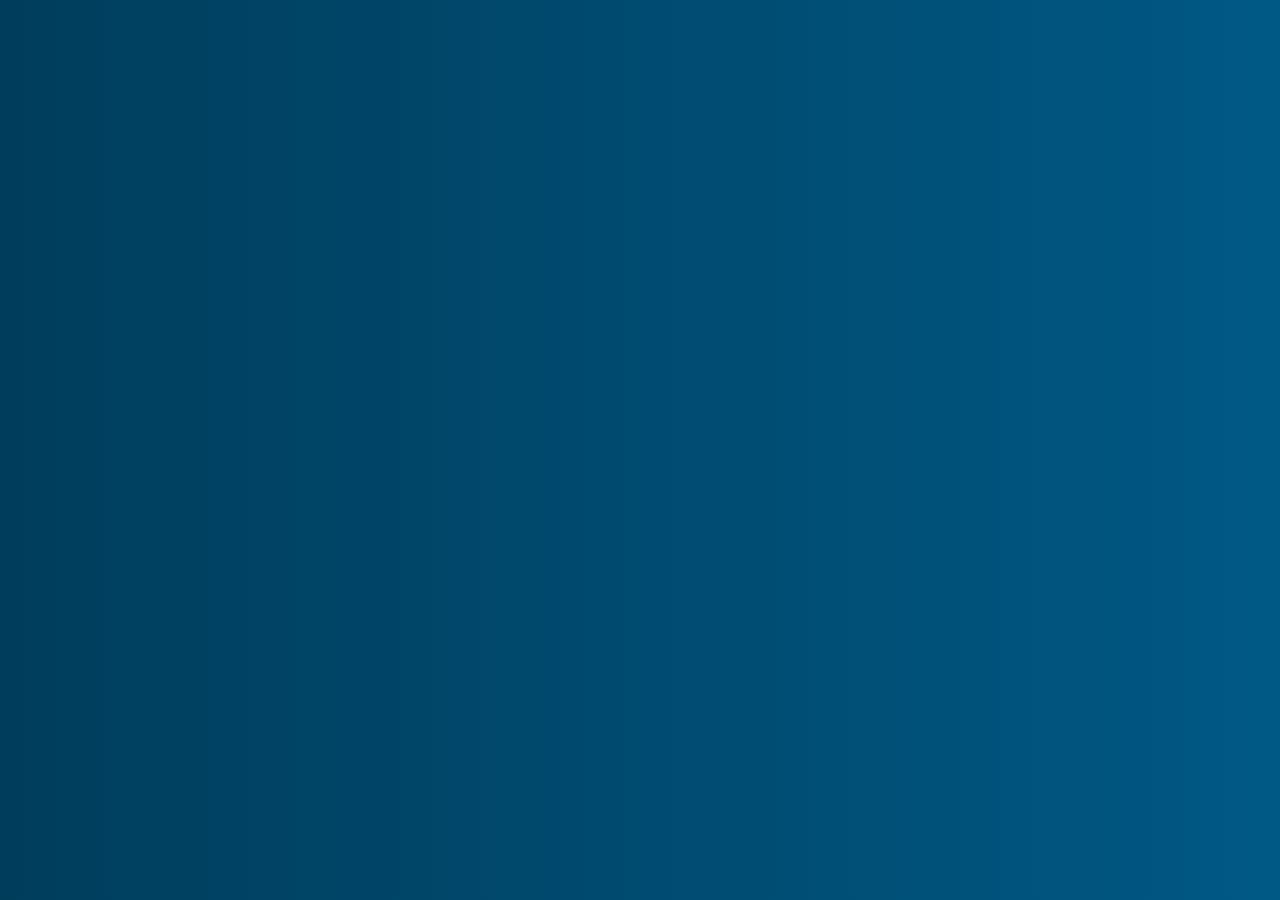
<file: index.html>
<!DOCTYPE html>
<html lang="en">
<head>
    <meta charset="UTF-8">
    <meta http-equiv="X-UA-Compatible" content="IE=edge">
    <meta name="viewport" content="width=device-width, initial-scale=1.0">
    <title>Document</title>

    <!-- Main Stylesheet -->
    <link rel="stylesheet" href="public/stylesheets/main.css">
</head>
<body>
    <header>
        
    </header>
</body>
</html>
</file>
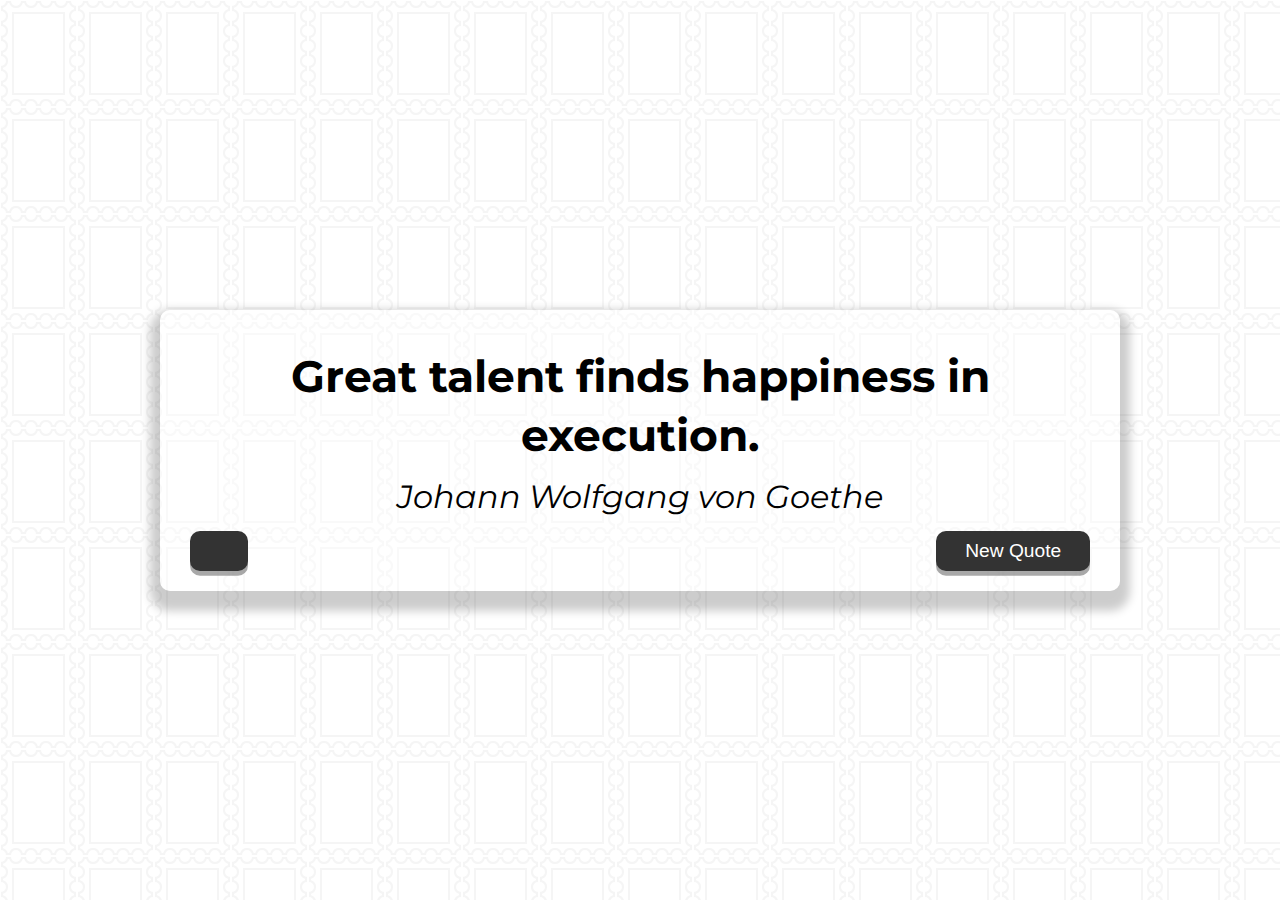
<file: 01_quote-generator/index.html>
<!DOCTYPE html>
<html lang="en">

<head>
    <meta charset="UTF-8">
    <meta http-equiv="X-UA-Compatible" content="IE=edge">
    <meta name="viewport" content="width=device-width, initial-scale=1.0">
    <title>Quote Generator</title>
    <link rel="icon" type="image/png" href="https://cdn-icons-png.flaticon.com/512/59/59149.png">
    <link rel="stylesheet" href="https://cdnjs.cloudflare.com/ajax/libs/font-awesome/5.15.3/css/all.min.css"
        integrity="sha512-iBBXm8fW90+nuLcSKlbmrPcLa0OT92xO1BIsZ+ywDWZCvqsWgccV3gFoRBv0z+8dLJgyAHIhR35VZc2oM/gI1w=="
        crossorigin="anonymous" referrerpolicy="no-referrer" />
    <link rel="stylesheet" href="style.css">
</head>

<body>
    <div class="quote-container" id="quote-container">
        <!-- Quote -->
        <div class="quote-text">
            <i class="fas fa-quote-left"></i>
            <span id="quote"></span>
        </div>

        <!-- Author -->
        <div class="quote-author">
            <span id="author"></span>
        </div>

        <!-- Buttons -->
        <div class="button-container">
            <button class="twitter-button" id="twitter" title="Tweet This!">
                <i class="fab fa-twitter"></i>
            </button>
            <button id="new-quote">New Quote</button>
        </div>
    </div>
    <!-- Load Spinner -->
    <div class="load-spinner" id="load-spinner"></div>
    <!-- Script -->
    <script src="quotes.js"></script>
    <script src="script.js"></script>
</body>

</html>
</file>
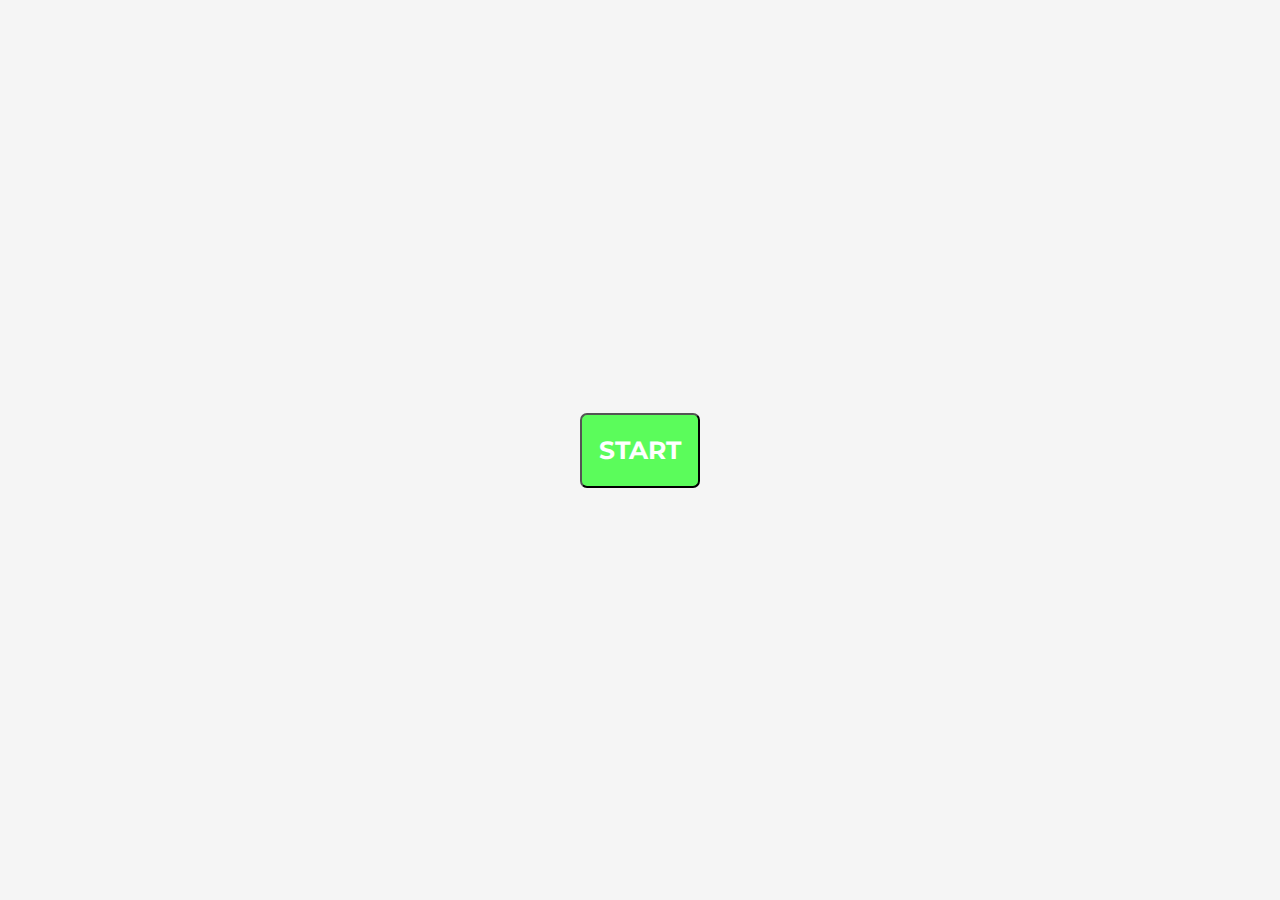
<file: 03_picture-in-picture/index.html>
<!DOCTYPE html>
<html lang="en">

<head>
    <meta charset="UTF-8">
    <meta http-equiv="X-UA-Compatible" content="IE=edge">
    <meta name="viewport" content="width=device-width, initial-scale=1.0">
    <title>Picture in Picture</title>
    <link rel="icon" type="image/png" href="https://cdn-icons-png.flaticon.com/512/3765/3765191.png">
    <link rel="stylesheet" href="style.css">
</head>

<body>
    <!-- Video -->
    <video src="" id="video" controls height="360" width="640" hidden></video>
    <!-- Start Button -->
    <button id="startBtn">START</button>
    <!-- Script -->
    <script src="script.js"></script>
</body>

</html>
</file>
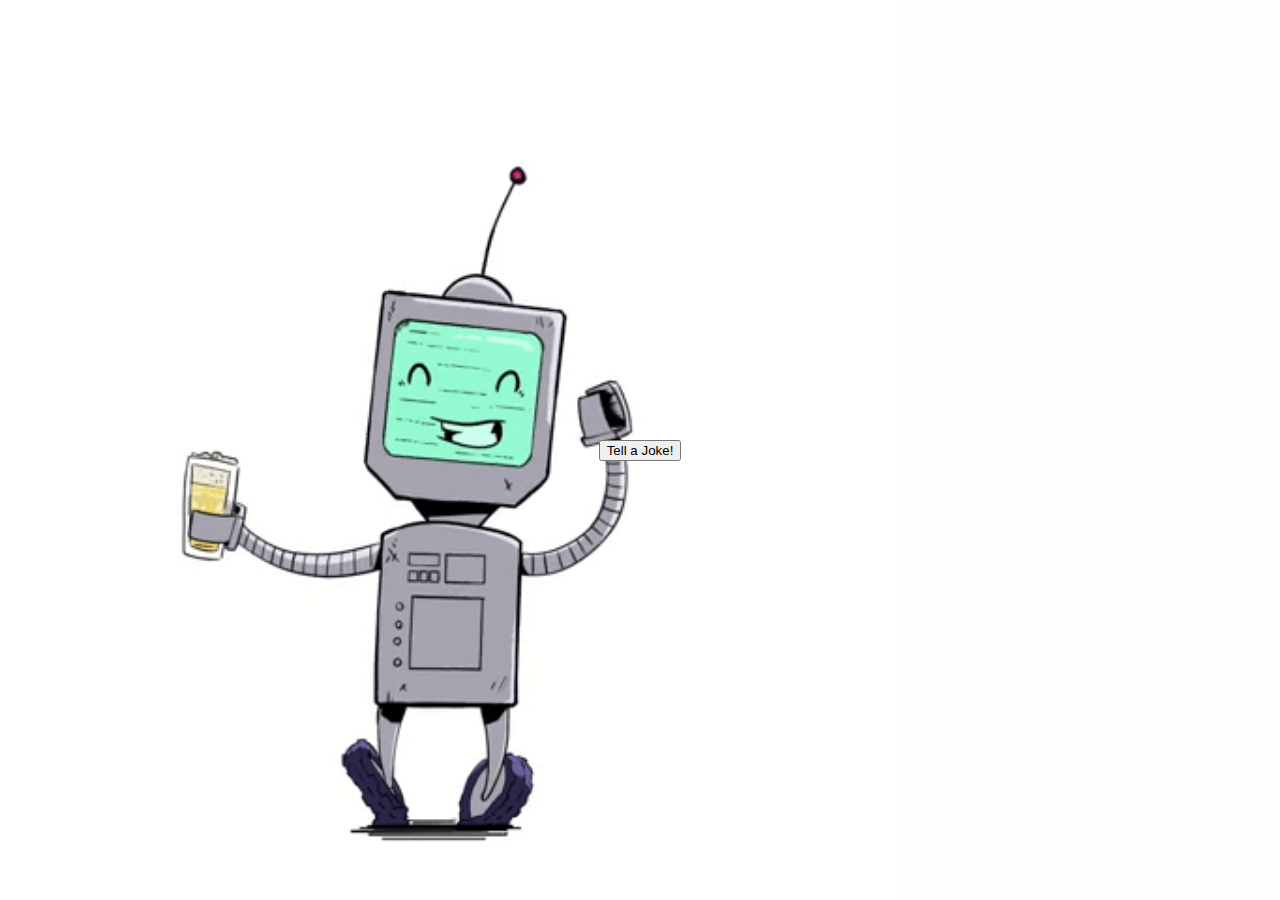
<file: 04_tts-joking-robot/index.html>
<!DOCTYPE html>
<html lang="en">

<head>
    <meta charset="UTF-8">
    <meta http-equiv="X-UA-Compatible" content="IE=edge">
    <meta name="viewport" content="width=device-width, initial-scale=1.0">
    <title>Tell a Joke</title>
    <link rel="icon" type="image/png" href="https://cdn-icons-png.flaticon.com/512/2432/2432846.png">
    <link rel="stylesheet" href="style.css">
</head>

<body>
    <div class="container">
        <button id="tellJokeButton">Tell a Joke!</button>
        <audio id="robotAudio" controls hidden></audio>
    </div>

    <!-- Script -->
    <script src="script.js"></script>
</body>

</html>
</file>
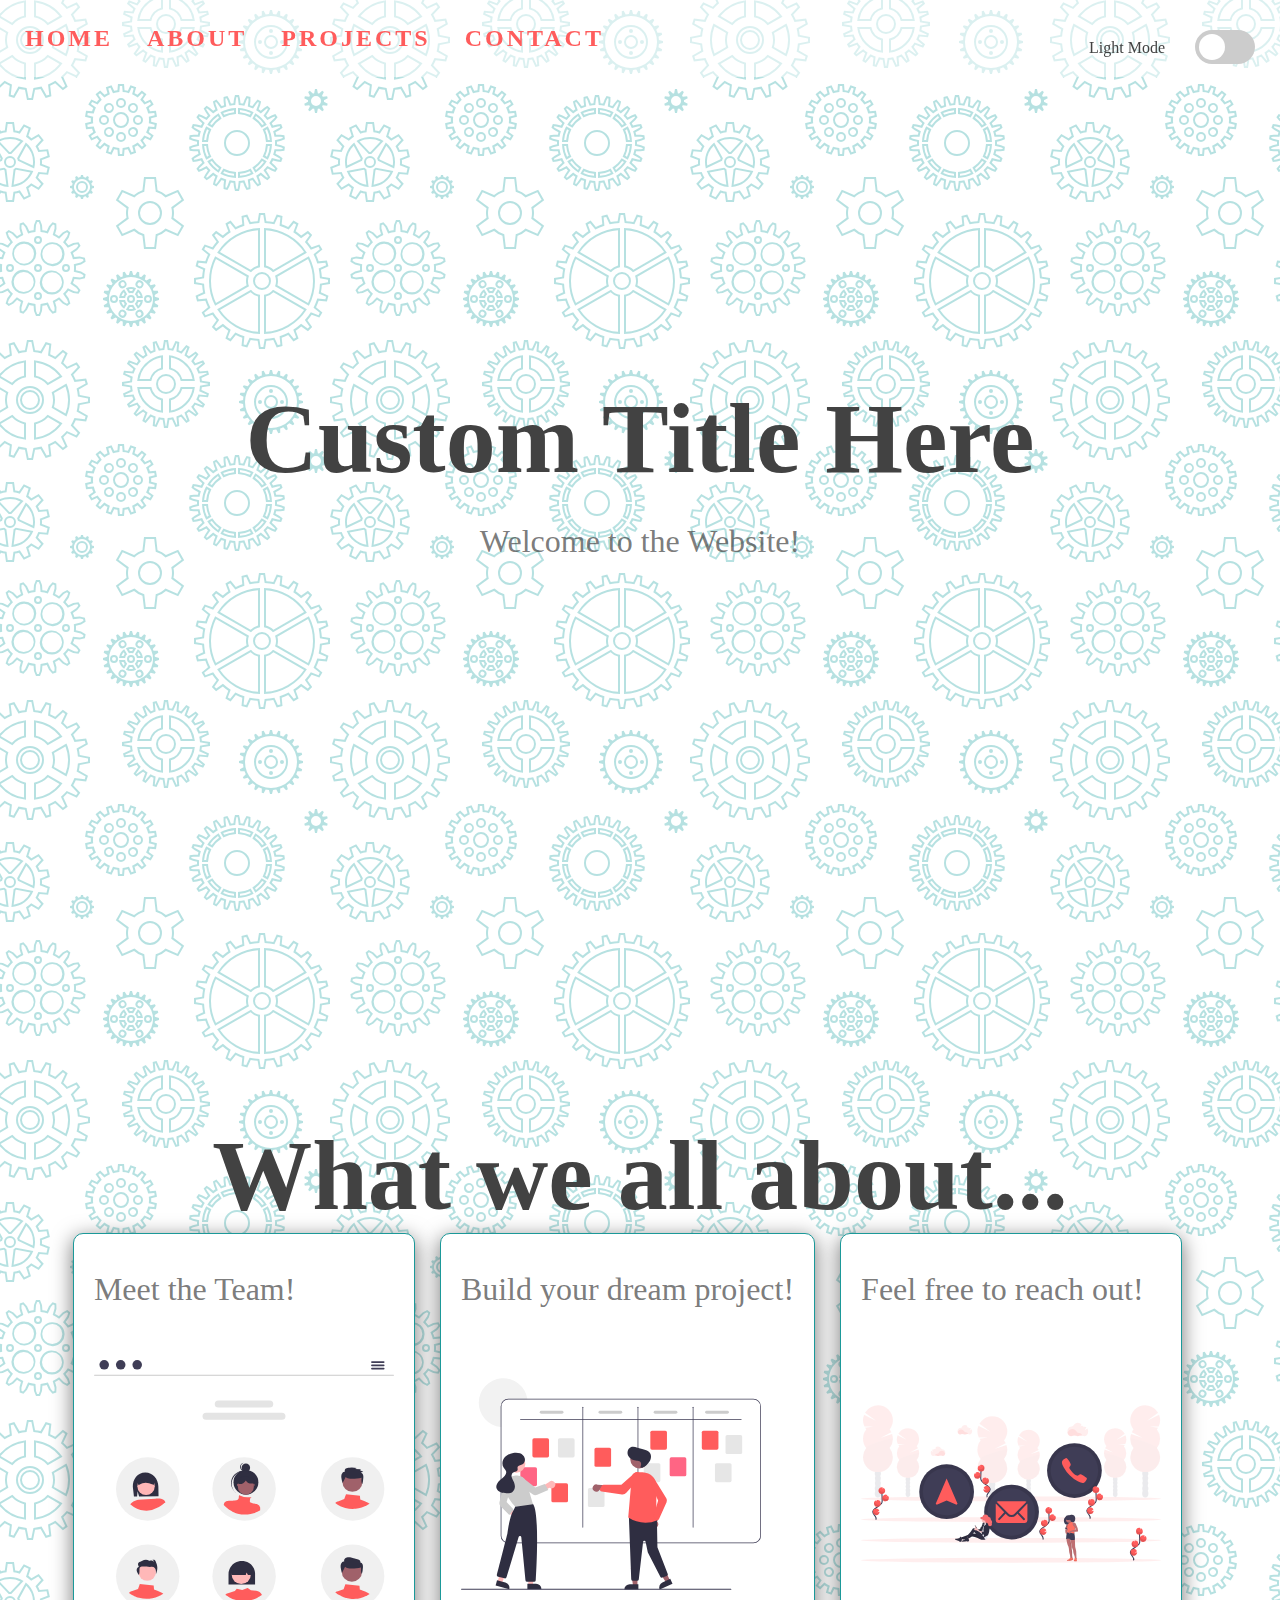
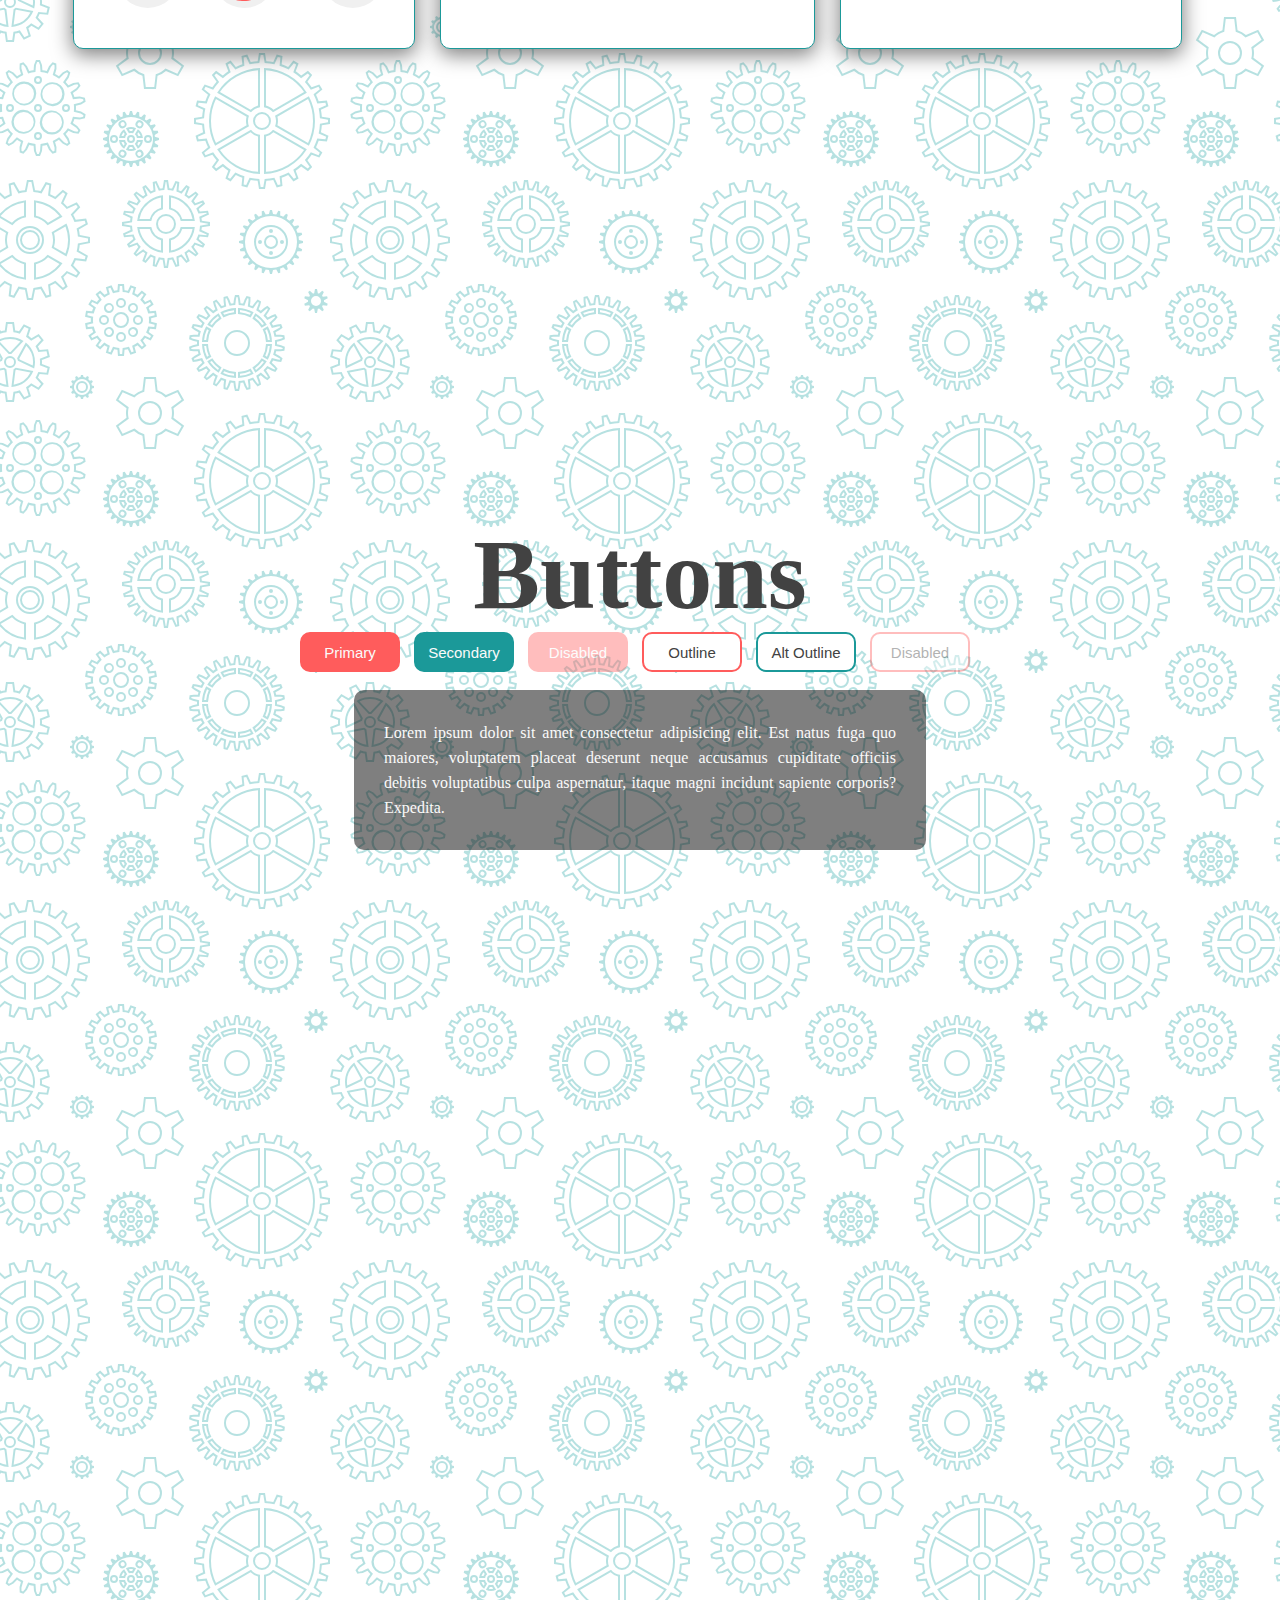
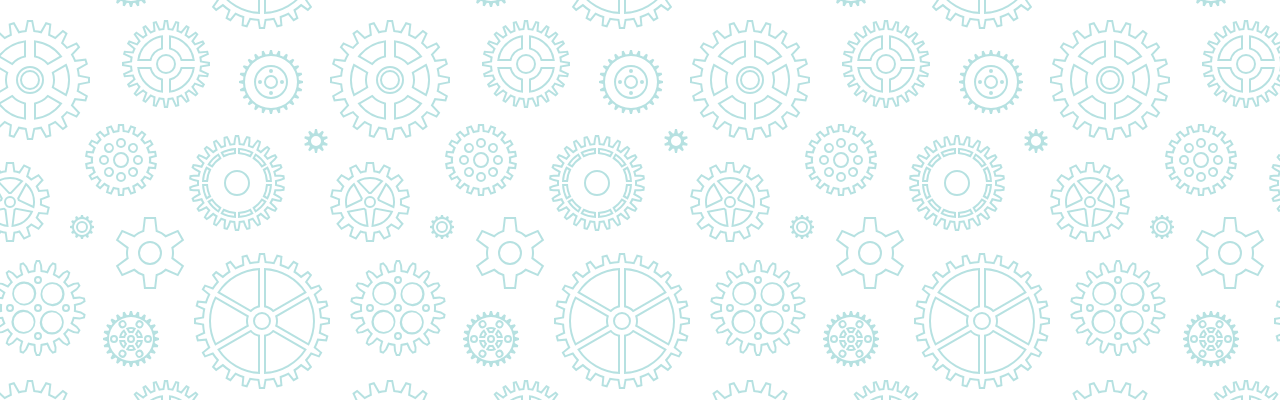
<file: 05_theme-toggler/index.html>
<!DOCTYPE html>
<html lang="en">

<head>
    <meta charset="UTF-8">
    <meta http-equiv="X-UA-Compatible" content="IE=edge">
    <meta name="viewport" content="width=device-width, initial-scale=1.0">
    <title>Theme Toggler</title>
    <link rel="icon" type="image/png" href="https://image.flaticon.com/icons/png/512/5511/5511048.png">
    <link rel="stylesheet" href="https://cdnjs.cloudflare.com/ajax/libs/font-awesome/5.15.3/css/all.min.css"
        integrity="sha512-iBBXm8fW90+nuLcSKlbmrPcLa0OT92xO1BIsZ+ywDWZCvqsWgccV3gFoRBv0z+8dLJgyAHIhR35VZc2oM/gI1w=="
        crossorigin="anonymous" referrerpolicy="no-referrer" />
    <link rel="stylesheet" href="style.css">
</head>

<body>
    <!-- Theme Toggler -->
    <div class="theme-switch-wrapper">
        <span id="toggle-icon">
            <span class="toggle-text">Light Mode</span>
            <i class="fas fa-sun"></i>
        </span>
        <label class="theme-switch">
            <input type="checkbox">
            <div class="slider round"></div>
        </label>
    </div>
    <!-- Navigation -->
    <nav id="nav">
        <a href="#home">HOME</a>
        <a href="#about">ABOUT</a>
        <a href="#projects">PROJECTS</a>
        <a href="#contact">CONTACT</a>
    </nav>
    <!-- Home Section -->
    <section id=home>
        <div class="title-group">
            <h1>Custom Title Here</h1>
            <h2>Welcome to the Website!</h2>
        </div>
    </section>
    <!-- About Section -->
    <section id="about">
        <h1>What we all about...</h1>
        <div class="about-container">
            <div class="image-container">
                <h2>Meet the Team!</h2>
                <img src="img/about-light.svg" alt="About" id="about-image">
            </div>
            <div class="image-container">
                <h2>Build your dream project!</h2>
                <img src="img/projects-light.svg" alt="Projects" id="projects-image">
            </div>
            <div class="image-container">
                <h2>Feel free to reach out!</h2>
                <img src="img/contact-light.svg" alt="Contact" id="contact-image">
            </div>
        </div>
    </section>
    <!-- Projects Section -->
    <section id="projects">
        <h1>Buttons</h1>
        <div class="button">
            <button class="primary">Primary</button>
            <button class="secondary">Secondary</button>
            <button class="primary" disabled>Disabled</button>
            <button class="outline">Outline</button>
            <button class="secondary outline">Alt Outline</button>
            <button class="outline" disabled>Disabled</button>
        </div><br>
        <div class="text-box" id="text-box">
            <p>Lorem ipsum dolor sit amet consectetur adipisicing elit. Est natus fuga quo maiores, voluptatem placeat deserunt
                neque accusamus cupiditate officiis debitis voluptatibus culpa aspernatur, itaque magni incidunt sapiente corporis?
                Expedita.</p>
        </div>
    </section>
    <!-- Contact Section -->
    <section id="contact">
        <div class="social-icons">
            <i class="fab fa-github"></i>
            <i class="fab fa-facebook"></i>
            <i class="fab fa-linkedin-in"></i>
            <i class="fab fa-instagram"></i>
            <i class="fab fa-medium"></i>
        </div>
    </section>
    <!-- Script -->
    <script src="script.js"></script>
</body>

</html>
</file>
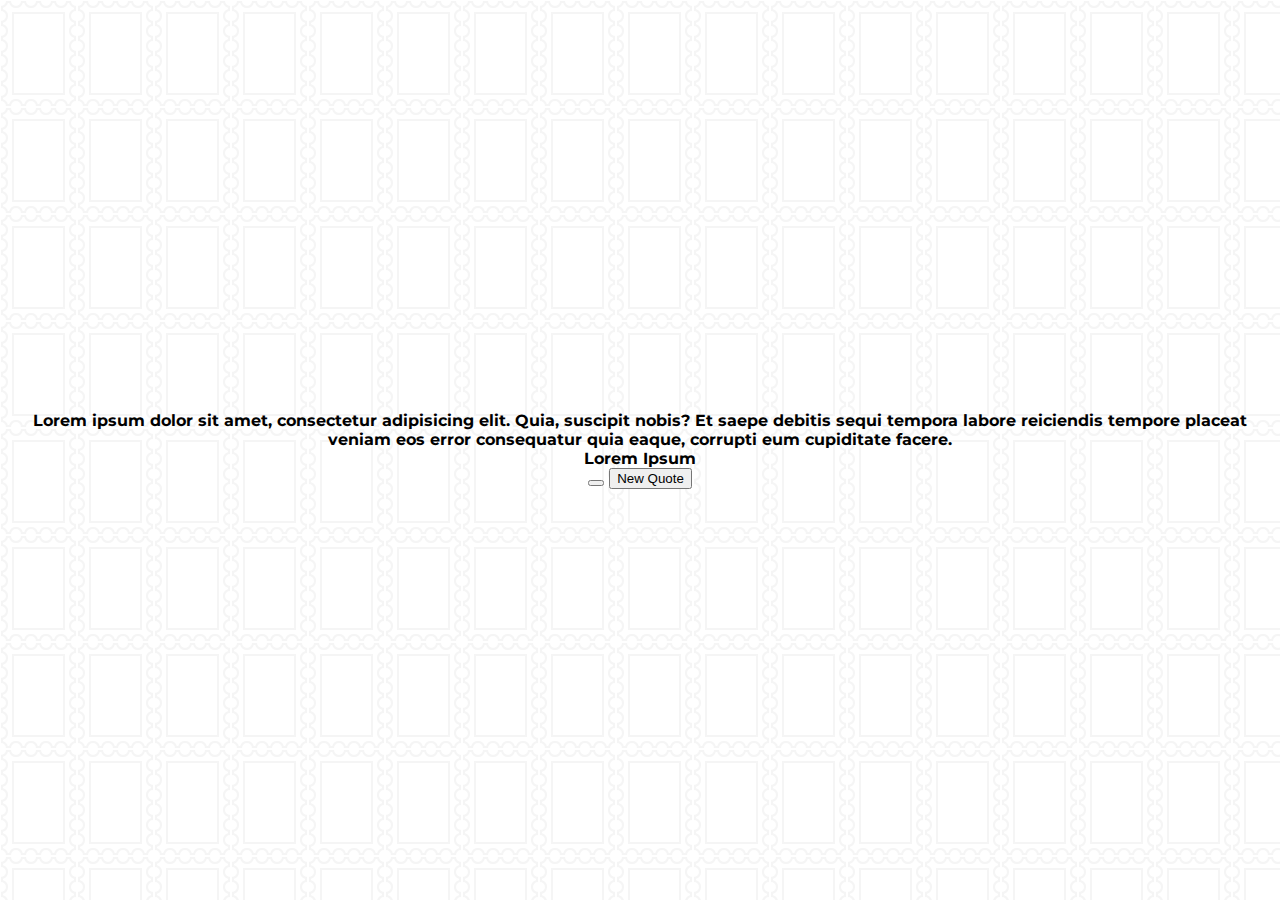
<file: quote-generator/index.html>
<!DOCTYPE html>
<html lang="en">

<head>
    <meta charset="UTF-8">
    <meta http-equiv="X-UA-Compatible" content="IE=edge">
    <meta name="viewport" content="width=device-width, initial-scale=1.0">
    <title>Quote Generator</title>
    <link rel="icon" type="image/png" href="https://www.google.com/s2/favicons?domain=jacinto.design">
    <link rel="stylesheet" href="https://cdnjs.cloudflare.com/ajax/libs/font-awesome/5.15.3/css/all.min.css"
        integrity="sha512-iBBXm8fW90+nuLcSKlbmrPcLa0OT92xO1BIsZ+ywDWZCvqsWgccV3gFoRBv0z+8dLJgyAHIhR35VZc2oM/gI1w=="
        crossorigin="anonymous" referrerpolicy="no-referrer" />
    <link rel="stylesheet" href="style.css">
</head>

<body>
    <div class="quote-container" id="quote-container">
        <!-- Quote -->
        <div class="quote-text">
            <i class="fas fa-quote-left"></i>
            <span id="quote">Lorem ipsum dolor sit amet, consectetur adipisicing elit. Quia, suscipit nobis? Et saepe
                debitis sequi tempora labore reiciendis tempore placeat veniam eos error consequatur quia eaque,
                corrupti eum cupiditate facere.</span>
        </div>

        <!-- Author -->
        <div class="quote-author">
            <span id="author">Lorem Ipsum</span>
        </div>

        <!-- Buttons -->
        <div class="button-container">
            <button class="twitter-button" id="twitter" title="Tweet This!">
                <i class="fab fa-twitter"></i>
            </button>
            <button id="new-quote">New Quote</button>
        </div>
    </div>
    <!-- Script -->
    <script src="quotes.js"></script>
    <script src="script.js"></script>
</body>

</html>
</file>
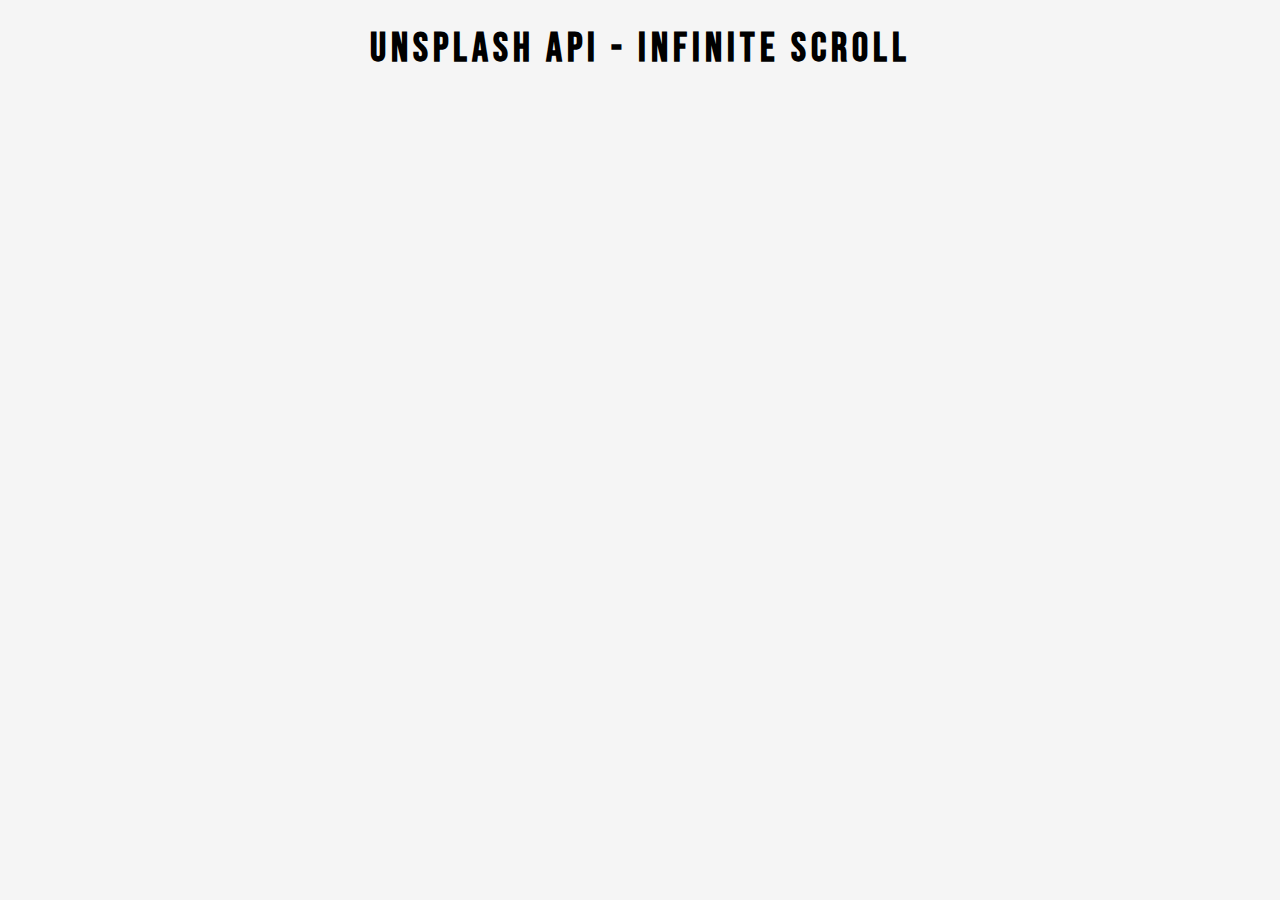
<file: collection/02_infinity-scroll/index.html>
<!DOCTYPE html>
<html lang="en">

<head>
    <meta charset="UTF-8">
    <meta http-equiv="X-UA-Compatible" content="IE=edge">
    <meta name="viewport" content="width=device-width, initial-scale=1.0">
    <title>Infinity Scroll</title>
    <link rel="icon" type="image/png" href="https://cdn-icons-png.flaticon.com/512/1287/1287105.png">
    <link rel="stylesheet" href="style.css">
</head>

<body>
    <!-- Title -->
    <h1>Unsplash API - Infinite Scroll</h1>
    <!-- Image Container -->
    <div class="image-container" id="image-container">

    </div>
    <!-- Script -->
    <script src="script.js"></script>
</body>

</html>
</file>
<file: public/stylesheets/main.css>
@import 'shared/variables.css';
@import 'shared/navbar.css';
@import 'shared/collection.css';
@import 'shared/buttons.css';

:root {
    font-size: 20px;
    font-family: 'Montserrat';
    color: var(--color-text-light);
}

*,
*::before,
*::after {
    box-sizing: border-box;
}

body {
    background: linear-gradient(to right,
        var(--color-background-dark),
        var(--color-background-light));
}

main {
    margin-bottom: 5vh;
}
</file>
<file: 01_quote-generator/style.css>
@import url('https://fonts.googleapis.com/css?family=Montserrat&display=swap');

html {
    box-sizing: border-box;
}

body {
    margin: 0;
    min-height: 100vh;
    background-color: #ffffff;
    background-image: url("data:image/svg+xml,%3Csvg xmlns='http://www.w3.org/2000/svg' width='77' height='107' viewBox='0 0 77 107'%3E%3Cg fill-rule='evenodd'%3E%3Cg id='stamp-collection' fill='%23000000' fill-opacity='0.04'%3E%3Cpath d='M46 101a5 5 0 0 1 5 5h5a5 5 0 0 1 10 0h5a5 5 0 0 1 5-5v-5a5 5 0 0 1 0-10v-5a5 5 0 0 1 0-10v-5a5 5 0 0 1 0-10v-5a5 5 0 0 1 0-10v-5a5 5 0 0 1 0-10v-5a5 5 0 0 1 0-10V6a5 5 0 0 1-5-5h-5a5 5 0 0 1-10 0h-5a5 5 0 0 1-10 0h-5a5 5 0 0 1-10 0h-5a5 5 0 0 1-10 0H6a5 5 0 0 1-5 5v5a5 5 0 0 1 0 10v5a5 5 0 0 1 0 10v5a5 5 0 0 1 0 10v5a5 5 0 0 1 0 10v5a5 5 0 0 1 0 10v5a5 5 0 0 1 0 10v5a5 5 0 0 1 5 5h5a5 5 0 0 1 10 0h5a5 5 0 0 1 10 0h5a5 5 0 0 1 5-5zm15-2a7 7 0 0 0-6.71 5h-1.58a7 7 0 0 0-13.42 0h-1.58a7 7 0 0 0-13.42 0h-1.58a7 7 0 0 0-13.42 0H7.71A7.01 7.01 0 0 0 3 99.29v-1.58a7 7 0 0 0 0-13.42v-1.58a7 7 0 0 0 0-13.42v-1.58a7 7 0 0 0 0-13.42v-1.58a7 7 0 0 0 0-13.42v-1.58a7 7 0 0 0 0-13.42v-1.58A7 7 0 0 0 3 9.29V7.71A7.02 7.02 0 0 0 7.71 3h1.58a7 7 0 0 0 13.42 0h1.58a7 7 0 0 0 13.42 0h1.58a7 7 0 0 0 13.42 0h1.58a7 7 0 0 0 13.42 0h1.58A7.02 7.02 0 0 0 74 7.71v1.58a7 7 0 0 0 0 13.42v1.58a7 7 0 0 0 0 13.42v1.58a7 7 0 0 0 0 13.42v1.58a7 7 0 0 0 0 13.42v1.58a7 7 0 0 0 0 13.42v1.58a7 7 0 0 0 0 13.42v1.58a7.01 7.01 0 0 0-4.71 4.71h-1.58A7 7 0 0 0 61 99zM12 12h53v83H12V12zm51 81H14V14h49v79z'/%3E%3C/g%3E%3C/g%3E%3C/svg%3E");
    color: black;
    font-family: Montserrat, sans-serif;
    font-weight: 700;
    text-align: center;
    display: flex;
    align-items: center;
    justify-content: center;
}

.quote-container {
    width: auto;
    max-width: 900px;
    padding: 20px 30px;
    border-radius: 10px;
    background-color: rgba(255, 255, 255, 0.4);
    box-shadow: 0 10px 10px 10px rgba(0,0,0, 0.2);
}

.quote-text {
    font-size: 2.75rem;
}

.long-quote {
    font-size: 2rem;
}

.fa-quote-left {
    font-size: 4rem;
}

.quote-author {
    margin-top: 15px;
    font-size: 2rem;
    font-weight: 400;
    font-style:italic;
}

.button-container {
    margin-top: 15px;
    display: flex;
    justify-content: space-between;
}

button {
    cursor: pointer;
    font-size: 1.2rem;
    height: 2.5rem;
    border: none;
    border-radius: 10px;
    color: #fff;
    background-color: #333;
    outline: none;
    padding: 0.5rem 1.8rem;
    box-shadow: 0 0.3rem rgba(121, 121, 121, 0.65);
}

button:hover {
    filter: brightness(120%);
}

button:active {
    transform: translate(0, 0.3rem);
    box-shadow: 0 0.1rem rgba(255, 255, 255, 0.65);
}

.twitter-button:hover {
    color: #38a1f3;
}

.fa-twitter {
    font-size: 1.5rem;
}

/* Load Spinner */
.loader {
    border: 16px solid #f3f3f3;
    border-top: 16px solid #333;
    border-radius: 50%;
    width: 120px;
    height: 120px;
    animation: spin 2s linear infinite;
}

@keyframes spin {
    0% {transform:rotate(0deg);}
    100%{transform:rotate(360deg);}
}

/* Media Query: Tablet or Smaller */
@media screen and (max-width:1000px) {
    .quote-container {
        margin: auto 10px;
    }

    .quote-text {
        font-size: 2.5rem;
    }
}
</file>
<file: 03_picture-in-picture/style.css>
@import url('https://fonts.googleapis.com/css2?family=Montserrat&display=swap');

html {
    box-sizing: border-box;
}

body {
    margin: 0;
    height: 100vh;
    display: flex;
    justify-content: center;
    align-items: center;
    background-color: whitesmoke;
}

#startBtn {
    cursor: pointer;
    outline: none;
    width: 120px;
    height: 75px;
    font-family: Montserrat;
    font-size: 25px;
    background-color:rgba(25, 255, 25, 0.7);
    border-radius: 7px;
    color: white;
    font-weight: bolder;
}

#startBtn:hover {
    color: red;
}
</file>
<file: 04_tts-joking-robot/style.css>
html {
    box-sizing: border-box;
}

body {
    margin: 0;
    min-height: 100vh;
    background: #FFFEFF;
}

.container {
    height: 100vh;
    width: 100vw;
    display: flex;
    flex-direction: column;
    justify-content: center;
    align-items: center;
    background: url('./robot-animation.gif');
    background-size: contain;
    background-position: left center;
    background-repeat: no-repeat;
}
</file>
<file: 05_theme-toggler/style.css>
:root {
    --primary-color: rgb(255, 92, 92);
    --primary-variant: #ff2d2d;
    --secondary-color: #1b9999;
    --on-primary: rgb(250, 250, 250);
    --on-background: rgb(66, 66, 66);
    --on-background-alt: rgba(66, 66, 66, 0.7);
    --background: rgb(255, 255, 255);
    --box-shadow: 0 5px 20px 1px rgba(0, 0, 0, 0.5);
}

[data-theme="dark"] {
    --primary-color: rgb(150, 65, 255);
    --primary-variant: #6c63ff;
    --secondary-color: #03dac5;
    --on-primary: #000000;
    --on-background: rgba(255, 255, 255, 0.9);
    --on-background-alt: rgba(255, 255, 255, 0.7);
    --background: #121212;
}

html {
    box-sizing: border-box;
    scroll-behavior: smooth;
}

body {
    margin: 0;
    color: var(--on-background);
    background-color: var(--background);
    background-image: url("data:image/svg+xml,%3Csvg xmlns='http://www.w3.org/2000/svg' width='360' height='360' viewBox='0 0 360 360'%3E%3Cpath fill='%230c9d9d' fill-opacity='0.3' d='M0 85.02l4.62-4.27a49.09 49.09 0 0 0 7.33 3.74l-1.2 10.24 2.66.87 5.05-9c2.62.65 5.34 1.08 8.12 1.28L28.6 98h2.8l2.02-10.12c2.74-.2 5.46-.62 8.12-1.28l5.05 8.99 2.66-.86-1.2-10.24c2.55-1.03 5-2.29 7.33-3.74l7.58 7 2.26-1.65-4.3-9.38a48.3 48.3 0 0 0 5.8-5.8l9.38 4.3 1.65-2.26-7-7.58a49.09 49.09 0 0 0 3.74-7.33l10.24 1.2.87-2.66-9-5.05a48.07 48.07 0 0 0 1.28-8.12L88 41.4v-2.8l-10.12-2.02c-.2-2.74-.62-5.46-1.28-8.12l8.99-5.05-.86-2.66-10.24 1.2c-1.03-2.55-2.29-5-3.74-7.33l7-7.58-1.65-2.26-9.38 4.3a48.3 48.3 0 0 0-5.8-5.8L62.42 0h2.16l-1.25 2.72a50.31 50.31 0 0 1 3.95 3.95l9.5-4.36 3.52 4.85-7.08 7.68c.94 1.6 1.79 3.27 2.54 4.98l10.38-1.21 1.85 5.7-9.11 5.12c.39 1.8.68 3.65.87 5.52L90 37v6l-10.25 2.05a49.9 49.9 0 0 1-.87 5.52l9.11 5.12-1.85 5.7-10.38-1.21c-.75 1.7-1.6 3.37-2.54 4.98l7.08 7.68-3.52 4.85-9.5-4.36a50.31 50.31 0 0 1-3.95 3.95l4.36 9.5-4.85 3.52-7.68-7.08c-1.6.94-3.27 1.79-4.98 2.54l1.21 10.38-5.7 1.85-5.12-9.11c-1.8.39-3.65.68-5.52.87L33 100h-6l-2.05-10.25a49.9 49.9 0 0 1-5.52-.87l-5.12 9.11-5.7-1.85 1.21-10.38c-1.7-.75-3.37-1.6-4.98-2.54L0 87.68v-2.66zM0 52.7V27.3l8.38 4.84a22.96 22.96 0 0 0 0 15.72L0 52.7zm0-39.16A39.91 39.91 0 0 1 26 .2v17.15a22.98 22.98 0 0 0-13.62 7.86L0 18.06v-4.52zm0 52.92v-4.52l12.38-7.15A22.98 22.98 0 0 0 26 62.65V79.8A39.91 39.91 0 0 1 0 66.46zM34 79.8V62.65a22.98 22.98 0 0 0 13.62-7.86l14.85 8.58A39.97 39.97 0 0 1 34 79.8zm32.48-23.36l-14.86-8.58a22.96 22.96 0 0 0 0-15.72l14.86-8.58A39.86 39.86 0 0 1 70 40a39.9 39.9 0 0 1-3.52 16.44zm-4.01-39.8L47.62 25.2A22.98 22.98 0 0 0 34 17.35V.2a39.97 39.97 0 0 1 28.47 16.43v.01zM0 50.38l5.98-3.45a25.01 25.01 0 0 1 0-13.88L0 29.6v20.78zm.5-34.35l11.48 6.63c3.27-3.4 7.44-5.8 12.02-6.94V2.47A37.96 37.96 0 0 0 .5 16.04v-.01zm0 47.92A37.96 37.96 0 0 0 24 77.53V64.28a24.97 24.97 0 0 1-12.02-6.95L.5 63.96v-.01zM36 77.53a37.96 37.96 0 0 0 23.5-13.57l-11.48-6.63A24.97 24.97 0 0 1 36 64.28v13.25zm29.5-23.96a37.91 37.91 0 0 0 0-27.14l-11.48 6.63a25.01 25.01 0 0 1 0 13.88l11.49 6.63h-.01zm-6-37.53A37.96 37.96 0 0 0 36 2.47v13.25c4.66 1.15 8.8 3.6 12.02 6.95l11.48-6.63zM30 54a14 14 0 1 1 0-28 14 14 0 0 1 0 28zm0-2a12 12 0 1 0 0-24 12 12 0 0 0 0 24zm0-2a10 10 0 1 1 0-20 10 10 0 0 1 0 20zm0-2a8 8 0 1 0 0-16 8 8 0 0 0 0 16zm77.47 45.17l-1.62-5.97 5.67-2.06 2.61 5.64c1.09-.25 2.2-.44 3.33-.58l.52-6.2h6.04l.52 6.2c1.13.14 2.24.33 3.33.58l2.6-5.64 5.68 2.06-1.62 5.97c1.02.51 2 1.07 2.95 1.69l4.35-4.38 4.62 3.88-3.53 5c.8.84 1.53 1.71 2.23 2.62l5.52-2.6 3.02 5.23-4.98 3.46c.46 1.06.86 2.14 1.2 3.25l6.02-.54 1.05 5.94-5.84 1.54c.07 1.16.07 2.32 0 3.48l5.84 1.54-1.05 5.94-6.02-.54c-.34 1.1-.74 2.2-1.2 3.25l4.98 3.46-3.02 5.22-5.52-2.6c-.7.92-1.44 1.8-2.23 2.62l3.53 5-4.62 3.89-4.35-4.38a30.2 30.2 0 0 1-2.95 1.69l1.62 5.97-5.67 2.06-2.61-5.64c-1.09.25-2.2.44-3.33.58l-.52 6.2h-6.04l-.52-6.2a30.27 30.27 0 0 1-3.33-.58l-2.6 5.64-5.68-2.06 1.62-5.97c-1.01-.5-2-1.07-2.95-1.69l-4.35 4.38-4.62-3.88 3.53-5a32.5 32.5 0 0 1-2.23-2.62l-5.52 2.6-3.02-5.23 4.98-3.46a29.66 29.66 0 0 1-1.2-3.25l-6.02.54-1.05-5.94 5.84-1.54a30.28 30.28 0 0 1 0-3.48l-5.84-1.54 1.05-5.94 6.02.54c.34-1.1.74-2.2 1.2-3.25l-4.98-3.46 3.02-5.22 5.52 2.6c.7-.92 1.44-1.8 2.23-2.62l-3.53-5 4.62-3.89 4.35 4.38a30.2 30.2 0 0 1 2.95-1.69zm15.2-1.12l-.5-6.05h-2.34l-.5 6.05c-2.18.13-4.3.5-6.32 1.1l-2.54-5.5-2.2.8 1.6 5.85a27.97 27.97 0 0 0-5.56 3.21l-4.27-4.3-1.79 1.5 3.5 4.95a28.14 28.14 0 0 0-4.12 4.92l-5.5-2.59-1.16 2.02 4.98 3.46a27.8 27.8 0 0 0-2.2 6.03l-6.03-.55-.4 2.3 5.86 1.54a28.3 28.3 0 0 0 0 6.42l-5.87 1.55.4 2.3 6.05-.56a27.8 27.8 0 0 0 2.2 6.03l-5 3.47 1.17 2.02 5.49-2.59a28.14 28.14 0 0 0 4.12 4.92l-3.5 4.96 1.79 1.5 4.27-4.31a27.97 27.97 0 0 0 5.56 3.21l-1.6 5.85 2.2.8 2.54-5.5c2.02.6 4.14.97 6.32 1.1l.5 6.05h2.34l.5-6.05c2.18-.13 4.3-.5 6.32-1.1l2.54 5.5 2.2-.8-1.6-5.85a27.97 27.97 0 0 0 5.56-3.21l4.27 4.3 1.79-1.5-3.5-4.95a28.14 28.14 0 0 0 4.12-4.92l5.5 2.59 1.16-2.02-4.98-3.46a27.8 27.8 0 0 0 2.2-6.03l6.03.55.4-2.3-5.86-1.54a28.3 28.3 0 0 0 0-6.42l5.87-1.55-.4-2.3-6.05.56a27.8 27.8 0 0 0-2.2-6.03l4.99-3.46-1.17-2.02-5.49 2.59a28.14 28.14 0 0 0-4.12-4.92l3.5-4.96-1.79-1.5-4.27 4.31a27.97 27.97 0 0 0-5.56-3.21l1.6-5.85-2.2-.8-2.54 5.5c-2.02-.6-4.14-.97-6.32-1.1l.01-.01zM121 128a8 8 0 1 1 0-16 8 8 0 0 1 0 16zm0-2a6 6 0 1 0 0-12 6 6 0 0 0 0 12zm0-18a5 5 0 1 1 0-10 5 5 0 0 1 0 10zm8.49 3.51a5 5 0 1 1 6.95-7.2 5 5 0 0 1-6.95 7.2zM133 120a5 5 0 1 1 10 0 5 5 0 0 1-10 0zm-3.51 8.49a5 5 0 1 1 7.2 6.95 5 5 0 0 1-7.2-6.95zM121 132a5 5 0 1 1 0 10 5 5 0 0 1 0-10zm-8.49-3.51a5 5 0 1 1-6.95 7.2 5 5 0 0 1 6.95-7.2zM109 120a5 5 0 1 1-10 0 5 5 0 0 1 10 0zm3.51-8.49a5 5 0 1 1-7.2-6.95 5 5 0 0 1 7.2 6.95zM121 106a3 3 0 1 0 0-6 3 3 0 0 0 0 6zm9.9 4.1a3 3 0 1 0 4.39-4.09 3 3 0 0 0-4.39 4.09zm4.1 9.9a3 3 0 1 0 6 0 3 3 0 0 0-6 0zm-4.1 9.9a3 3 0 1 0 4.09 4.39 3 3 0 0 0-4.09-4.39zM121 134a3 3 0 1 0 0 6 3 3 0 0 0 0-6zm-9.9-4.1a3 3 0 1 0-4.39 4.09 3 3 0 0 0 4.39-4.09zM107 120a3 3 0 1 0-6 0 3 3 0 0 0 6 0zm4.1-9.9a3 3 0 1 0-4.09-4.39 3 3 0 0 0 4.09 4.39zm129.42-6.95v.01c.87.07 1.74.17 2.6.3l1.5-3.91 1.94-3.64 3.89.97v4.13l-.5 4.13c.83.28 1.64.59 2.44.93l2.42-3.43 2.76-3.07 3.54 1.88-1 4-1.49 3.89c.73.47 1.45.97 2.15 1.49l3.19-2.76 3.42-2.3 2.97 2.67-1.93 3.65-2.38 3.4c.6.64 1.2 1.3 1.76 1.99l3.68-1.94 3.85-1.48 2.29 3.28-2.7 3.11-3.12 2.82c.43.76.84 1.53 1.22 2.32l4.04-1 4.1-.5 1.43 3.73-3.37 2.37-3.7 1.98c.23.84.44 1.68.62 2.54l4.17.01 4.1.5.48 3.97-3.85 1.48-4.06 1.02c.03.87.03 1.75 0 2.62l4.06 1.02 3.85 1.48-.48 3.97-4.1.51h-4.17c-.18.86-.39 1.71-.63 2.54l3.7 1.98 3.38 2.37-1.43 3.73-4.1-.5-4.04-1c-.38.79-.79 1.56-1.22 2.32l3.13 2.82 2.7 3.11-2.3 3.28-3.85-1.48-3.68-1.95a37 37 0 0 1-1.76 2l2.38 3.41 1.93 3.64-2.97 2.67-3.42-2.3-3.19-2.76a40.1 40.1 0 0 1-2.15 1.48l1.48 3.9 1 4-3.53 1.88-2.76-3.07-2.42-3.43c-.8.33-1.61.65-2.45.93l.5 4.13v4.13l-3.88.97-1.94-3.65-1.5-3.9c-.86.13-1.73.23-2.6.31L240 187l-1 4h-4l-1-4-.52-4.16a37.6 37.6 0 0 1-2.6-.3l-1.5 3.91-1.94 3.64-3.89-.97v-4.13l.5-4.13c-.83-.28-1.64-.59-2.44-.93l-2.42 3.43-2.76 3.07-3.54-1.88 1-4 1.49-3.89c-.74-.47-1.45-.97-2.15-1.49l-3.19 2.76-3.42 2.3-2.97-2.67 1.93-3.65 2.38-3.4c-.61-.65-1.2-1.31-1.76-1.99l-3.68 1.94-3.85 1.48-2.29-3.28 2.7-3.11 3.12-2.82c-.43-.76-.84-1.53-1.22-2.32l-4.04 1-4.1.5-1.43-3.73 3.37-2.37 3.7-1.98c-.23-.84-.44-1.68-.62-2.54l-4.17-.01-4.1-.5-.48-3.97 3.85-1.48 4.06-1.02c-.03-.87-.03-1.75 0-2.62l-4.06-1.02-3.85-1.48.48-3.97 4.1-.51h4.17c.18-.86.39-1.71.63-2.54l-3.7-1.98-3.38-2.37 1.43-3.73 4.1.5 4.04 1c.38-.79.79-1.56 1.22-2.32l-3.13-2.82-2.7-3.11 2.3-3.28 3.85 1.48 3.68 1.95a37 37 0 0 1 1.76-2l-2.38-3.41-1.93-3.64 2.97-2.67 3.42 2.3 3.19 2.76c.7-.52 1.41-1.02 2.15-1.48l-1.48-3.9-1-4 3.53-1.88 2.76 3.07 2.42 3.43c.8-.33 1.61-.65 2.45-.93l-.5-4.13v-4.13l3.88-.97 1.94 3.65 1.5 3.9c.86-.13 1.73-.23 2.6-.31L234 99l1-4h4l1 4 .52 4.15zm-14.3 3.4c-1.83.54-3.6 1.21-5.3 2l-3.5-4.97-1.38-1.53-.88.47.5 2 2.16 5.67a38.09 38.09 0 0 0-4.66 3.22l-4.61-4-1.71-1.15-.75.67.97 1.82 3.47 4.98a38.22 38.22 0 0 0-3.79 4.28l-5.37-2.84-1.92-.74-.57.82 1.35 1.56 4.52 4.09a37.9 37.9 0 0 0-2.64 5l-5.89-1.45-2.04-.25-.36.94 1.69 1.18 5.36 2.87a37.74 37.74 0 0 0-1.35 5.5l-6.08.01-2.04.25-.12 1 1.92.73 5.9 1.5a38.54 38.54 0 0 0 0 5.65l-5.9 1.49-1.92.74.12.99 2.04.25 6.08.01c.31 1.86.77 3.7 1.35 5.5l-5.36 2.87-1.7 1.18.37.94 2.04-.25 5.9-1.46a37.9 37.9 0 0 0 2.63 5.01l-4.52 4.1-1.35 1.55.57.82 1.92-.74 5.37-2.84a38.22 38.22 0 0 0 3.8 4.28l-3.48 4.98-.97 1.82.75.67 1.7-1.15 4.62-4a38.09 38.09 0 0 0 4.66 3.22l-2.17 5.67-.5 2 .89.47 1.38-1.53 3.5-4.98c1.7.8 3.47 1.47 5.3 2l-.73 6.04v2.06l.97.24.97-1.82 2.2-5.68c1.83.36 3.7.6 5.62.68L236 187l.5 2h1l.5-2 .75-6.04a38.2 38.2 0 0 0 5.62-.68l2.2 5.68.97 1.82.97-.24v-2.06l-.73-6.03c1.83-.54 3.6-1.21 5.3-2l3.5 4.97 1.38 1.53.88-.47-.5-2-2.16-5.67a38.09 38.09 0 0 0 4.66-3.22l4.61 4 1.71 1.15.75-.67-.97-1.82-3.47-4.98a38.22 38.22 0 0 0 3.79-4.28l5.37 2.84 1.92.74.57-.82-1.35-1.56-4.52-4.09c1-1.6 1.88-3.27 2.64-5l5.89 1.45 2.04.25.36-.94-1.69-1.18-5.36-2.87a37.4 37.4 0 0 0 1.35-5.5l6.08-.01 2.04-.25.12-1-1.92-.73-5.9-1.5c.14-1.88.14-3.77 0-5.65l5.9-1.49 1.92-.74-.12-.99-2.04-.25-6.08-.01a37.4 37.4 0 0 0-1.35-5.5l5.36-2.87 1.7-1.18-.37-.94-2.04.25-5.9 1.46a37.9 37.9 0 0 0-2.63-5.01l4.52-4.1 1.35-1.55-.57-.82-1.92.74-5.37 2.84a38.22 38.22 0 0 0-3.8-4.28l3.48-4.98.97-1.82-.75-.67-1.7 1.15-4.62 4a38.09 38.09 0 0 0-4.66-3.22l2.17-5.67.5-2-.89-.47-1.38 1.53-3.5 4.98c-1.7-.8-3.47-1.47-5.3-2l.73-6.04v-2.06l-.97-.24-.97 1.82-2.2 5.68c-1.83-.36-3.7-.6-5.62-.68L238 99l-.5-2h-1l-.5 2-.75 6.04c-1.92.09-3.8.32-5.62.68l-2.2-5.68-.97-1.82-.97.24v2.06l.73 6.03zm-5.85 5.65A34.82 34.82 0 0 1 236 108v6a28.8 28.8 0 0 0-12.63 3.39l-3-5.2v.01zm2.8.83l1 1.74a30.8 30.8 0 0 1 9.83-2.63v-2.01a32.8 32.8 0 0 0-10.83 2.9zm-4.53.17l3 5.2a29.12 29.12 0 0 0-9.24 9.24l-5.2-3a35.18 35.18 0 0 1 11.44-11.44zm-.67 2.84a33.19 33.19 0 0 0-7.93 7.93l1.74 1a31.18 31.18 0 0 1 7.2-7.2l-1.01-1.73zm-11.77 10.33h-.01l5.2 3A28.8 28.8 0 0 0 208 142h-6a34.82 34.82 0 0 1 4.2-15.63zm.83 2.8a32.8 32.8 0 0 0-2.9 10.83h2.01a30.8 30.8 0 0 1 2.63-9.83l-1.74-1zM202.01 144h6.01c.15 4.41 1.3 8.73 3.38 12.63l-5.2 3a34.82 34.82 0 0 1-4.19-15.63zm2.12 2a32.8 32.8 0 0 0 2.9 10.84l1.74-1a30.8 30.8 0 0 1-2.63-9.84h-2.01zm3.07 15.36l5.2-3c2.34 3.74 5.5 6.9 9.24 9.24l-3 5.2a35.18 35.18 0 0 1-11.44-11.44zm2.84.67a33.19 33.19 0 0 0 7.93 7.93l1-1.74a31.18 31.18 0 0 1-7.2-7.2l-1.73 1.01zm10.33 11.77v.01l3-5.2A28.85 28.85 0 0 0 236 172v6a34.82 34.82 0 0 1-15.63-4.2zm2.8-.83a32.8 32.8 0 0 0 10.83 2.9v-2.01a30.8 30.8 0 0 1-9.83-2.63l-1 1.74zm14.83 5.02v-6.01c4.41-.15 8.73-1.3 12.63-3.38l3 5.2a34.82 34.82 0 0 1-15.63 4.19zm2-2.12a32.8 32.8 0 0 0 10.84-2.9l-1-1.74a30.8 30.8 0 0 1-9.84 2.63v2.01zm15.36-3.07l-3-5.2c3.74-2.34 6.9-5.5 9.24-9.24l5.2 3a35.18 35.18 0 0 1-11.44 11.44zm.67-2.84a33.19 33.19 0 0 0 7.93-7.93l-1.74-1a31.18 31.18 0 0 1-7.2 7.2l1.01 1.73zm11.77-10.33h.01l-5.2-3A28.85 28.85 0 0 0 266 144h6a34.82 34.82 0 0 1-4.2 15.63zm-.83-2.8a32.8 32.8 0 0 0 2.9-10.83h-2.01a30.8 30.8 0 0 1-2.63 9.83l1.74 1zm5.02-14.83h-6.01a28.85 28.85 0 0 0-3.38-12.63l5.2-3a34.82 34.82 0 0 1 4.19 15.63zm-2.12-2a32.8 32.8 0 0 0-2.9-10.84l-1.74 1a30.8 30.8 0 0 1 2.63 9.84h2.01zm-3.07-15.36l-5.2 3a29.12 29.12 0 0 0-9.24-9.24l3-5.2a35.18 35.18 0 0 1 11.44 11.44zm-2.84-.67a33.19 33.19 0 0 0-7.93-7.93l-1 1.74a31.18 31.18 0 0 1 7.2 7.2l1.73-1.01zM238 108a34.82 34.82 0 0 1 15.63 4.19l-3 5.2a28.85 28.85 0 0 0-12.63-3.38V108zm12.84 5.02a32.8 32.8 0 0 0-10.84-2.9v2.01a30.8 30.8 0 0 1 9.83 2.63l1-1.74h.01zM237 156a13 13 0 1 1 0-26 13 13 0 0 1 0 26zm0-2a11 11 0 1 0 0-22 11 11 0 0 0 0 22zM137.54 0h56.92l-.74 1.03c.57.7 1.12 1.4 1.64 2.14l7.75-2.9 2 3.46-6.38 5.25c.37.82.72 1.65 1.03 2.5l8.22-.8 1.04 3.86-7.52 3.43c.15.88.26 1.77.35 2.67L210 22v4l-8.15 1.36c-.09.9-.2 1.8-.35 2.67l7.52 3.43-1.04 3.86-8.22-.8c-.31.85-.66 1.68-1.03 2.5l6.38 5.25-2 3.46-7.75-2.9c-.52.74-1.07 1.45-1.64 2.14l4.8 6.73-2.82 2.83-6.73-4.8c-.7.56-1.4 1.11-2.14 1.63l2.9 7.75-3.46 2-5.25-6.38c-.82.37-1.65.72-2.5 1.03l.8 8.22-3.86 1.04-3.43-7.52c-.88.15-1.77.26-2.67.35L168 68h-4l-1.36-8.15c-.9-.09-1.8-.2-2.67-.35l-3.43 7.52-3.86-1.04.8-8.22c-.85-.31-1.68-.66-2.5-1.03l-5.25 6.38-3.46-2 2.9-7.75a36.15 36.15 0 0 1-2.14-1.64l-6.73 4.8-2.83-2.82 4.8-6.73c-.56-.7-1.11-1.4-1.63-2.14l-7.75 2.9-2-3.46 6.38-5.25c-.37-.82-.72-1.65-1.03-2.5l-8.22.8-1.04-3.86 7.52-3.43c-.15-.88-.26-1.77-.35-2.67L122 26v-4l8.15-1.36c.09-.9.2-1.8.35-2.67l-7.52-3.43 1.04-3.86 8.22.8c.31-.85.66-1.68 1.03-2.5l-6.38-5.25 2-3.46 7.75 2.9c.52-.74 1.07-1.45 1.64-2.14L137.54 0zm2.43 0l.83 1.17a34.14 34.14 0 0 0-3.38 4.4l-7.63-2.86-.33.58 6.29 5.18a33.79 33.79 0 0 0-2.13 5.12l-8.1-.78-.18.64 7.42 3.37a34.02 34.02 0 0 0-.72 5.5L124 23.68v.66l8.04 1.34c.1 1.88.33 3.72.72 5.5l-7.42 3.38.18.64 8.1-.78a33.88 33.88 0 0 0 2.13 5.12l-6.29 5.18.33.58 7.63-2.86c1 1.56 2.14 3.03 3.38 4.4l-4.73 6.63.47.47 6.63-4.73a34.14 34.14 0 0 0 4.4 3.38l-2.86 7.63.58.33 5.18-6.29c1.63.84 3.35 1.56 5.12 2.13l-.78 8.1.64.18 3.37-7.42c1.79.39 3.63.63 5.5.72l1.35 8.04h.66l1.34-8.04c1.88-.1 3.72-.33 5.5-.72l3.38 7.42.64-.18-.78-8.1a33.88 33.88 0 0 0 5.12-2.13l5.18 6.29.58-.33-2.86-7.63c1.56-1 3.03-2.14 4.4-3.38l6.63 4.73.47-.47-4.73-6.63a34.14 34.14 0 0 0 3.38-4.4l7.63 2.86.33-.58-6.29-5.18a33.79 33.79 0 0 0 2.13-5.12l8.1.78.18-.64-7.42-3.37c.39-1.79.63-3.63.72-5.5l8.04-1.35v-.66l-8.04-1.34c-.1-1.88-.33-3.72-.72-5.5l7.42-3.38-.18-.64-8.1.78a33.79 33.79 0 0 0-2.13-5.12l6.29-5.18-.33-.58-7.63 2.86c-1-1.56-2.14-3.03-3.38-4.4l.83-1.17h-52.06V0zm-2.82 27h14.15A15.02 15.02 0 0 0 163 38.7v14.15A29.01 29.01 0 0 1 137.15 27zm12.57-27H163v9.3A15.02 15.02 0 0 0 151.3 21h-14.15a28.99 28.99 0 0 1 12.57-21zM169 52.85V38.7A15.02 15.02 0 0 0 180.7 27h14.15A29.01 29.01 0 0 1 169 52.85zM182.28 0a28.99 28.99 0 0 1 12.57 21H180.7A15.02 15.02 0 0 0 169 9.3V0h13.28zm-42.82 29A27.03 27.03 0 0 0 161 50.54V40.25A17.04 17.04 0 0 1 149.75 29h-10.29zm14.16-29a27.04 27.04 0 0 0-14.16 19h10.29A17.04 17.04 0 0 1 161 7.75V0h-7.38zM171 50.54A27.03 27.03 0 0 0 192.54 29h-10.29A17.04 17.04 0 0 1 171 40.25v10.29zM178.38 0H171v7.75A17.04 17.04 0 0 1 182.25 19h10.29a27.04 27.04 0 0 0-14.16-19zM166 34a10 10 0 1 1 0-20 10 10 0 0 1 0 20zm0-2a8 8 0 1 0 0-16 8 8 0 0 0 0 16zm-39.51 176.15l-10.67-7.95 6-10.4 12.23 5.27a23.97 23.97 0 0 1 8.4-4.86L144 177h12l1.55 13.21a23.97 23.97 0 0 1 8.4 4.86l12.23-5.27 6 10.4-10.67 7.95a24 24 0 0 1 0 9.7l10.67 7.95-6 10.4-12.23-5.27a23.97 23.97 0 0 1-8.4 4.86L156 249h-12l-1.55-13.21a23.97 23.97 0 0 1-8.4-4.86l-12.23 5.27-6-10.4 10.67-7.95a24.1 24.1 0 0 1 0-9.7zm29.25-16.4l-1.5-12.75h-8.48l-1.5 12.76c-3.75 1-7.1 2.99-9.79 5.65l-11.8-5.08-4.23 7.34 10.3 7.68c-.98 3.7-.98 7.6 0 11.3l-10.3 7.68 4.23 7.34 11.8-5.08a22.1 22.1 0 0 0 9.8 5.65l1.5 12.76h8.47l1.5-12.76c3.75-1 7.1-2.99 9.79-5.65l11.8 5.08 4.23-7.34-10.3-7.68c.98-3.7.98-7.6 0-11.3l10.3-7.68-4.23-7.34-11.8 5.08a21.98 21.98 0 0 0-9.8-5.65l.01-.01zM150 225a12 12 0 1 1 0-24 12 12 0 0 1 0 24zm0-2a10 10 0 1 0 0-20 10 10 0 0 0 0 20zm3.53 67.72l4.26.07.51 1.93-3.65 2.19c.11.63.2 1.27.25 1.92L159 298v2l-4.1 1.17c-.05.65-.14 1.29-.25 1.92l3.65 2.2-.51 1.92-4.26.07c-.22.61-.47 1.21-.74 1.8l2.96 3.05-1 1.74-4.13-1.04a24.1 24.1 0 0 1-1.18 1.54l2.07 3.72-1.42 1.42-3.72-2.07c-.5.41-1.01.8-1.54 1.18l1.04 4.13-1.74 1-3.05-2.96c-.59.27-1.19.52-1.8.74l-.07 4.26-1.93.51-2.19-3.65c-.63.11-1.27.2-1.92.25L132 327h-2l-1.17-4.1c-.65-.05-1.29-.14-1.92-.25l-2.2 3.65-1.92-.51-.07-4.26c-.61-.22-1.21-.47-1.8-.74l-3.05 2.96-1.74-1 1.04-4.13a24.1 24.1 0 0 1-1.54-1.18l-3.72 2.07-1.42-1.42 2.07-3.72c-.41-.5-.8-1.01-1.18-1.54l-4.13 1.04-1-1.74 2.96-3.05c-.27-.59-.52-1.19-.74-1.8l-4.26-.07-.51-1.93 3.65-2.19c-.11-.63-.2-1.27-.25-1.92L103 300v-2l4.1-1.17c.05-.65.14-1.29.25-1.92l-3.65-2.2.51-1.92 4.26-.07c.22-.61.47-1.21.74-1.8l-2.96-3.05 1-1.74 4.13 1.04c.38-.53.77-1.04 1.18-1.54l-2.07-3.72 1.42-1.42 3.72 2.07c.5-.41 1.01-.8 1.54-1.18l-1.04-4.13 1.74-1 3.05 2.96c.59-.27 1.19-.52 1.8-.74l.07-4.26 1.93-.51 2.19 3.65c.63-.11 1.27-.2 1.92-.25L130 271h2l1.17 4.1c.65.05 1.29.14 1.92.25l2.2-3.65 1.92.51.07 4.26c.61.22 1.21.47 1.8.74l3.05-2.96 1.74 1-1.04 4.13c.53.38 1.04.77 1.54 1.18l3.72-2.07 1.42 1.42-2.07 3.72c.41.5.8 1.01 1.18 1.54l4.13-1.04 1 1.74-2.96 3.05c.27.59.52 1.19.74 1.8zM109 299a22 22 0 1 0 44 0 22 22 0 0 0-44 0zm27.11-10.86l-3 5.22a6 6 0 0 0-4.21 0l-3.01-5.22a11.95 11.95 0 0 1 10.22 0zm1.74 1a12 12 0 0 1 5.1 8.86h-6.01a6.01 6.01 0 0 0-2.1-3.64l3-5.22h.01zm-13.7 0l3.02 5.22a6.01 6.01 0 0 0-2.1 3.64h-6.03a12 12 0 0 1 5.11-8.86zm-5.1 10.86h6.01a6.01 6.01 0 0 0 2.1 3.64l-3 5.22a12 12 0 0 1-5.12-8.86h.01zm6.84 9.86l3-5.22a6 6 0 0 0 4.21 0l3.01 5.22a11.95 11.95 0 0 1-10.22 0zm11.96-1l-3.02-5.22a6.01 6.01 0 0 0 2.1-3.64h6.03a12 12 0 0 1-5.11 8.86zm-4.68-19.62a10.04 10.04 0 0 0-4.34 0l1.05 1.82c.74-.1 1.5-.1 2.24 0l1.05-1.82zm5.2 3l-1.05 1.82c.46.59.84 1.24 1.12 1.94h2.1a9.99 9.99 0 0 0-2.17-3.76zm-14.74 0a9.99 9.99 0 0 0-2.17 3.76h2.1c.28-.7.66-1.35 1.12-1.94l-1.05-1.82zm-2.17 9.76a9.99 9.99 0 0 0 2.17 3.76l1.05-1.82a8.01 8.01 0 0 1-1.12-1.94h-2.1zm7.37 6.76c1.43.32 2.91.32 4.34 0l-1.05-1.82c-.74.1-1.5.1-2.24 0l-1.05 1.82zm9.54-3a9.99 9.99 0 0 0 2.17-3.76h-2.1c-.28.7-.66 1.35-1.12 1.94l1.05 1.82zM127 299a4 4 0 1 1 8 0 4 4 0 0 1-8 0zm2 0a2 2 0 1 0 4 0 2 2 0 0 0-4 0zm15 0a4 4 0 1 1 8 0 4 4 0 0 1-8 0zm-6.5 11.26a4 4 0 1 1 4 6.93 4 4 0 0 1-4-6.93zm-13 0a4 4 0 1 1-4 6.93 4 4 0 0 1 4-6.93zM118 299a4 4 0 1 1-8 0 4 4 0 0 1 8 0zm6.5-11.26a4 4 0 1 1-4-6.93 4 4 0 0 1 4 6.93zm13 0a4 4 0 1 1 4-6.93 4 4 0 0 1-4 6.93zM146 299a2 2 0 1 0 4 0 2 2 0 0 0-4 0zm-7.5 12.99a2 2 0 1 0 1.66 3.64 2 2 0 0 0-1.66-3.64zm-15 0a2 2 0 1 0-2.15 3.38 2 2 0 0 0 2.15-3.38zM116 299a2 2 0 1 0-4 0 2 2 0 0 0 4 0zm7.5-12.99a2 2 0 1 0-1.66-3.64 2 2 0 0 0 1.66 3.64zm15 0a2 2 0 1 0 2.15-3.38 2 2 0 0 0-2.15 3.38zm103.8-61.7l-.8-8.22 5.8-1.55 3.42 7.52c2.26-.43 4.57-.74 6.92-.9L259 213h6l1.36 8.16c2.35.16 4.66.47 6.92.9l3.42-7.52 5.8 1.55-.8 8.22c2.21.77 4.37 1.66 6.45 2.68l5.25-6.38 5.2 3-2.9 7.74a60.25 60.25 0 0 1 5.53 4.25l6.73-4.8 4.24 4.24-4.8 6.73a60.25 60.25 0 0 1 4.25 5.53l7.74-2.9 3 5.2-6.38 5.25a59.62 59.62 0 0 1 2.68 6.45l8.22-.8 1.55 5.8-7.52 3.42c.43 2.26.74 4.57.9 6.92L330 278v6l-8.16 1.36a60.03 60.03 0 0 1-.9 6.92l7.52 3.42-1.55 5.8-8.22-.8a59.62 59.62 0 0 1-2.68 6.45l6.38 5.25-3 5.2-7.74-2.9a60.25 60.25 0 0 1-4.25 5.53l4.8 6.73-4.24 4.24-6.73-4.8a60.25 60.25 0 0 1-5.53 4.25l2.9 7.74-5.2 3-5.25-6.38a59.62 59.62 0 0 1-6.45 2.68l.8 8.22-5.8 1.55-3.42-7.52c-2.26.43-4.57.74-6.92.9L265 349h-6l-1.36-8.16a60.03 60.03 0 0 1-6.92-.9l-3.42 7.52-5.8-1.55.8-8.22a59.62 59.62 0 0 1-6.45-2.68l-5.25 6.38-5.2-3 2.9-7.74a60.25 60.25 0 0 1-5.53-4.25l-6.73 4.8-4.24-4.24 4.8-6.73a60.25 60.25 0 0 1-4.25-5.53l-7.74 2.9-3-5.2 6.38-5.25a59.62 59.62 0 0 1-2.68-6.45l-8.22.8-1.55-5.8 7.52-3.42c-.43-2.29-.73-4.6-.9-6.92L194 284v-6l8.16-1.36c.16-2.35.47-4.66.9-6.92l-7.52-3.42 1.55-5.8 8.22.8c.77-2.2 1.66-4.35 2.68-6.45l-6.38-5.25 3-5.2 7.74 2.9a60.25 60.25 0 0 1 4.25-5.53l-4.8-6.73 4.24-4.24 6.73 4.8a60.25 60.25 0 0 1 5.53-4.25l-2.9-7.74 5.2-3 5.25 6.38a59.62 59.62 0 0 1 6.45-2.68zm2.12 1.4c-3.15 1-6.19 2.27-9.08 3.77l-5.19-6.3-2.3 1.33 2.86 7.65a58.24 58.24 0 0 0-7.79 5.98l-6.65-4.75-1.88 1.88 4.75 6.65a58.24 58.24 0 0 0-5.98 7.79l-7.65-2.86-1.33 2.3 6.3 5.2a57.64 57.64 0 0 0-3.77 9.07l-8.12-.79-.69 2.58 7.43 3.38a58 58 0 0 0-1.27 9.73l-8.06 1.35v2.66l8.06 1.35c.15 3.32.58 6.58 1.27 9.73l-7.43 3.38.7 2.58 8.11-.79c1 3.15 2.27 6.19 3.77 9.08l-6.3 5.19 1.33 2.3 7.65-2.86a58.24 58.24 0 0 0 5.98 7.79l-4.75 6.65 1.88 1.88 6.65-4.75a60.3 60.3 0 0 0 7.79 5.98l-2.86 7.65 2.3 1.33 5.2-6.3a56.99 56.99 0 0 0 9.07 3.77l-.79 8.12 2.58.69 3.38-7.43c3.15.69 6.4 1.12 9.73 1.27l1.35 8.06h2.66l1.35-8.06c3.32-.15 6.58-.58 9.73-1.27l3.38 7.43 2.58-.7-.79-8.11c3.15-1 6.19-2.27 9.08-3.77l5.19 6.3 2.3-1.33-2.86-7.65a58.24 58.24 0 0 0 7.79-5.98l6.65 4.75 1.88-1.88-4.75-6.65a60.3 60.3 0 0 0 5.98-7.79l7.65 2.86 1.33-2.3-6.3-5.2a56.99 56.99 0 0 0 3.77-9.07l8.12.79.69-2.58-7.43-3.38a58 58 0 0 0 1.27-9.73l8.06-1.35v-2.66l-8.06-1.35a58.04 58.04 0 0 0-1.27-9.73l7.43-3.38-.7-2.58-8.11.79c-1-3.15-2.27-6.19-3.77-9.08l6.3-5.19-1.33-2.3-7.65 2.86a58.24 58.24 0 0 0-5.98-7.79l4.75-6.65-1.88-1.88-6.65 4.75a58.24 58.24 0 0 0-7.79-5.98l2.86-7.65-2.3-1.33-5.2 6.3a57.64 57.64 0 0 0-9.07-3.77l.79-8.12-2.58-.69-3.38 7.43a58 58 0 0 0-9.73-1.27l-1.35-8.06h-2.66l-1.35 8.06c-3.32.15-6.58.58-9.73 1.27l-3.38-7.43-2.58.7.79 8.11zm4.58 50.1a13.96 13.96 0 0 0 0 10.39l-33.88 19.55A52.77 52.77 0 0 1 209 281c0-8.94 2.21-17.37 6.12-24.75L249 275.8v.01zm2-3.47l-33.87-19.56A52.97 52.97 0 0 1 260 228.04v39.1a13.99 13.99 0 0 0-9 5.2zm0 17.32a13.99 13.99 0 0 0 9 5.2v39.1a52.97 52.97 0 0 1-42.87-24.74L251 289.66zm13 5.2a13.99 13.99 0 0 0 9-5.2l33.87 19.56A52.97 52.97 0 0 1 264 333.96v-39.1zm11-8.66a13.96 13.96 0 0 0 0-10.4l33.88-19.55A52.77 52.77 0 0 1 315 281c0 8.94-2.21 17.37-6.12 24.75L275 286.2zm-2-13.86a13.99 13.99 0 0 0-9-5.2v-39.1a52.97 52.97 0 0 1 42.87 24.74L273 272.34zm-57.04-13.3A50.8 50.8 0 0 0 211 281a50.8 50.8 0 0 0 4.96 21.96l30.62-17.68c-.78-2.8-.78-5.76 0-8.56l-30.62-17.68zm4-6.93l30.62 17.68a16.08 16.08 0 0 1 7.42-4.29v-35.35a50.96 50.96 0 0 0-38.04 21.96zm0 57.78A50.96 50.96 0 0 0 258 331.85V296.5a15.98 15.98 0 0 1-7.42-4.29l-30.62 17.68zM266 331.85a50.96 50.96 0 0 0 38.04-21.96l-30.62-17.68a16.08 16.08 0 0 1-7.42 4.29v35.35zm42.04-28.89A50.8 50.8 0 0 0 313 281a50.8 50.8 0 0 0-4.96-21.96l-30.62 17.68c.78 2.8.78 5.76 0 8.56l30.62 17.68zm-4-50.85A50.96 50.96 0 0 0 266 230.15v35.35c2.86.74 5.41 2.25 7.42 4.29l30.62-17.68zM262 290a9 9 0 1 1 0-18 9 9 0 0 1 0 18zm0-2a7 7 0 1 0 0-14 7 7 0 0 0 0 14zM0 242.64l2.76.4 4.75 2.27a38.2 38.2 0 0 1 2.85-3.4l-3.06-4.28-1.69-5.11 3.07-2.58 4.74 2.55 3.69 3.76a37.96 37.96 0 0 1 3.84-2.22l-1.42-5.07.17-5.38 3.76-1.37 3.6 4.02 2.17 4.79c1.42-.34 2.88-.6 4.37-.77L34 225l2-5h4l2 5 .4 5.25c1.49.17 2.95.43 4.37.77l2.18-4.8 3.59-4 3.76 1.36.17 5.38-1.42 5.07c1.33.67 2.6 1.41 3.84 2.22l3.69-3.76 4.74-2.55 3.07 2.58-1.69 5.11-3.06 4.29a38.2 38.2 0 0 1 2.85 3.4l4.75-2.28 5.33-.77 2 3.46-3.33 4.23-4.34 2.98c.59 1.36 1.1 2.75 1.52 4.17l5.23-.52 5.27 1.1.7 3.94-4.58 2.84-5.1 1.31a38.6 38.6 0 0 1 0 4.44l5.1 1.3 4.58 2.85-.7 3.93-5.27 1.1-5.23-.5a36.3 36.3 0 0 1-1.52 4.16l4.34 2.98 3.33 4.23-2 3.46-5.33-.77-4.75-2.27a38.2 38.2 0 0 1-2.85 3.4l3.06 4.28 1.69 5.11-3.07 2.58-4.74-2.55-3.69-3.76a37.96 37.96 0 0 1-3.84 2.22l1.42 5.07-.17 5.38-3.76 1.37-3.6-4.02-2.17-4.79c-1.42.34-2.88.6-4.37.77L42 311l-2 5h-4l-2-5-.4-5.25a37.87 37.87 0 0 1-4.37-.77l-2.18 4.8-3.59 4-3.76-1.36-.17-5.38 1.42-5.07c-1.32-.66-2.6-1.4-3.84-2.22l-3.69 3.76-4.74 2.55-3.07-2.58 1.69-5.11 3.06-4.29a38.2 38.2 0 0 1-2.85-3.4l-4.75 2.28-2.76.4v-8.17l3.1-2.13a37.72 37.72 0 0 1-1.52-4.17l-1.58.16v-8.82l.06-.01a38.6 38.6 0 0 1 0-4.44l-.06-.01v-8.82l1.58.16c.43-1.43.94-2.82 1.52-4.17L0 250.8v-8.17.01zm0 1.87v3.89l5.62 3.84a35.74 35.74 0 0 0-2.55 7.02l-3.07-.3v4.75l2.2.56a36.42 36.42 0 0 0 0 7.46l-2.2.56v4.75l3.07-.3a35.2 35.2 0 0 0 2.55 7.02L0 287.6v3.89l1.76-.26 6.41-3.07c1.4 2.06 3 3.98 4.8 5.71l-4.14 5.78-1.01 3.07 1.22 1.03 2.85-1.52 4.98-5.08c2 1.45 4.16 2.7 6.45 3.73l-1.9 6.84.1 3.23 1.5.55 2.15-2.4 2.94-6.48a35.9 35.9 0 0 0 7.34 1.3L36 311l1.2 3h1.6l1.2-3 .55-7.09a35.9 35.9 0 0 0 7.34-1.29l2.94 6.47 2.15 2.4 1.5-.54.1-3.23-1.9-6.84a35.96 35.96 0 0 0 6.45-3.73l4.98 5.08 2.85 1.52 1.22-1.03-1-3.07-4.15-5.78a35.8 35.8 0 0 0 4.8-5.7l6.4 3.06 3.2.46.8-1.38-2-2.54-5.85-4.01c1.1-2.24 1.95-4.6 2.55-7.02l7.07.7 3.16-.66.28-1.58-2.75-1.7-6.88-1.77c.26-2.48.26-4.98 0-7.46l6.88-1.77 2.75-1.7-.28-1.58-3.16-.66-7.07.7a35.74 35.74 0 0 0-2.55-7.02l5.86-4 2-2.55-.8-1.38-3.2.46-6.41 3.07c-1.4-2.06-3-3.98-4.8-5.71l4.14-5.78 1.01-3.07-1.22-1.03-2.85 1.52-4.98 5.08c-2-1.45-4.16-2.7-6.45-3.73l1.9-6.84-.1-3.23-1.5-.55-2.15 2.4-2.94 6.48a35.9 35.9 0 0 0-7.34-1.3L40 225l-1.2-3h-1.6l-1.2 3-.55 7.09c-2.48.17-4.94.6-7.34 1.29l-2.94-6.47-2.15-2.4-1.5.54-.1 3.23 1.9 6.84a35.96 35.96 0 0 0-6.45 3.73l-4.98-5.08-2.85-1.52-1.22 1.03 1 3.07 4.15 5.78a36.18 36.18 0 0 0-4.8 5.7l-6.4-3.06L0 244.5v.01zM38 272a4 4 0 1 1 0-8 4 4 0 0 1 0 8zm0-2a2 2 0 1 0 0-4 2 2 0 0 0 0 4zm0-26a4 4 0 1 1 0-8 4 4 0 0 1 0 8zm24 24a4 4 0 1 1 8 0 4 4 0 0 1-8 0zm-24 24a4 4 0 1 1 0 8 4 4 0 0 1 0-8zm-24-24a4 4 0 1 1-8 0 4 4 0 0 1 8 0zm24-26a2 2 0 1 0 0-4 2 2 0 0 0 0 4zm26 26a2 2 0 1 0 4 0 2 2 0 0 0-4 0zm-26 26a2 2 0 1 0 0 4 2 2 0 0 0 0-4zm-26-26a2 2 0 1 0-4 0 2 2 0 0 0 4 0zm3.37 22.63a12 12 0 1 1 16.17-17.74 12 12 0 0 1-16.17 17.74zm0-45.26a12 12 0 1 1 17.74 16.17 12 12 0 0 1-17.74-16.17zm45.26 0a12 12 0 1 1-16.17 17.74 12 12 0 0 1 16.17-17.74zm0 45.26a12 12 0 1 1-17.74-16.17 12 12 0 0 1 17.74 16.17zm-15.56-29.7a10 10 0 1 0 14.39-13.9 10 10 0 0 0-14.39 13.9zm0 14.14a10 10 0 1 0 13.9 14.39 10 10 0 0 0-13.9-14.39zm-14.14 0a10 10 0 1 0-14.39 13.9 10 10 0 0 0 14.39-13.9zm0-14.14a10 10 0 1 0-13.9-14.39 10 10 0 0 0 13.9 14.39zm230.9-245.4l-.08-4.18 1.93-.52 2.04 3.67c1.07-.2 2.16-.35 3.26-.43L270 10h2l1.02 4.07c1.1.08 2.2.22 3.26.43l2.04-3.67 1.93.52-.07 4.19a27 27 0 0 1 3.04 1.26l2.91-3.01 1.74 1-1.16 4.03c.91.62 1.78 1.29 2.61 2l3.6-2.15 1.41 1.41-2.16 3.6c.72.83 1.4 1.7 2 2.6l4.04-1.15 1 1.74-3.01 2.91c.48.98.9 2 1.26 3.04l4.2-.07.5 1.93-3.66 2.04c.2 1.07.35 2.16.43 3.26L303 41v2l-4.07 1.02a26.9 26.9 0 0 1-.43 3.26l3.67 2.04-.52 1.93-4.19-.07a27.82 27.82 0 0 1-1.26 3.04l3.01 2.91-1 1.74-4.03-1.16c-.62.91-1.29 1.78-2 2.61l2.15 3.6-1.41 1.41-3.6-2.16c-.83.72-1.7 1.4-2.6 2l1.15 4.04-1.74 1-2.91-3.01a27 27 0 0 1-3.04 1.26l.07 4.2-1.93.5-2.04-3.66c-1.07.2-2.16.35-3.26.43L272 74h-2l-1.02-4.07a26.9 26.9 0 0 1-3.26-.43l-2.04 3.67-1.93-.52.07-4.19a27.82 27.82 0 0 1-3.04-1.26l-2.91 3.01-1.74-1 1.16-4.03c-.9-.62-1.78-1.29-2.61-2l-3.6 2.15-1.41-1.41 2.16-3.6c-.72-.83-1.4-1.7-2-2.6l-4.04 1.15-1-1.74 3.01-2.91a27 27 0 0 1-1.26-3.04l-4.2.07-.5-1.93 3.66-2.04c-.2-1.07-.35-2.16-.43-3.26L239 43v-2l4.07-1.02c.08-1.1.22-2.2.43-3.26l-3.67-2.04.52-1.93 4.19.07a27 27 0 0 1 1.26-3.04l-3.01-2.91 1-1.74 4.03 1.16c.62-.91 1.29-1.78 2-2.61l-2.15-3.6 1.41-1.41 3.6 2.16c.83-.72 1.7-1.4 2.6-2l-1.15-4.04 1.74-1 2.91 3.01a27 27 0 0 1 3.04-1.26l.01-.01zM271 68a26 26 0 1 0 0-52 26 26 0 0 0 0 52zm0-9a17 17 0 1 1 0-34 17 17 0 0 1 0 34zm0-2a15 15 0 1 0 0-30 15 15 0 0 0 0 30zm0-8a7 7 0 1 1 0-14 7 7 0 0 1 0 14zm0-2a5 5 0 1 0 0-10 5 5 0 0 0 0 10zm0-14a2 2 0 1 1 0-4 2 2 0 0 1 0 4zm9 9a2 2 0 1 1 4 0 2 2 0 0 1-4 0zm-9 9a2 2 0 1 1 0 4 2 2 0 0 1 0-4zm-9-9a2 2 0 1 1-4 0 2 2 0 0 1 4 0zm47.93 53.79l-1.8-3.91 1.63-1.18 3.15 2.92c.4-.17.82-.3 1.25-.4L315 89h2l.84 4.21c.43.1.85.24 1.25.4l3.15-2.9 1.62 1.17-1.8 3.9c.3.33.55.69.78 1.06l4.26-.5.62 1.9-3.75 2.1c.04.44.04.87 0 1.31l3.75 2.1-.62 1.9-4.26-.5c-.23.38-.49.74-.77 1.06l1.8 3.91-1.63 1.18-3.15-2.92c-.4.17-.82.3-1.25.4L317 113h-2l-.84-4.21c-.43-.1-.85-.24-1.25-.4l-3.15 2.9-1.62-1.17 1.8-3.9a8.03 8.03 0 0 1-.78-1.06l-4.26.5-.62-1.9 3.75-2.1a8.1 8.1 0 0 1 0-1.31l-3.75-2.1.62-1.9 4.26.5c.23-.38.49-.74.77-1.06zM316 106a5 5 0 1 0 0-10 5 5 0 0 0 0 10zM75.73 179.2l-.6-2.1 1.74-1 1.51 1.57a9.93 9.93 0 0 1 2.1-.55L81 175h2l.53 2.12c.72.1 1.42.3 2.09.55l1.51-1.56 1.74 1-.6 2.1c.56.45 1.07.96 1.52 1.52l2.1-.6 1 1.74-1.56 1.51c.25.67.44 1.37.55 2.1L94 186v2l-2.12.53a9.9 9.9 0 0 1-.55 2.09l1.56 1.51-1 1.74-2.1-.6a9.93 9.93 0 0 1-1.52 1.52l.6 2.1-1.74 1-1.51-1.56c-.67.25-1.37.44-2.1.55L83 199h-2l-.53-2.12c-.71-.1-1.42-.3-2.09-.55l-1.51 1.56-1.74-1 .6-2.1a9.93 9.93 0 0 1-1.52-1.52l-2.1.6-1-1.74 1.56-1.51a9.93 9.93 0 0 1-.55-2.1L70 188v-2l2.12-.53c.1-.72.3-1.42.55-2.09l-1.56-1.51 1-1.74 2.1.6c.45-.56.96-1.07 1.52-1.52v-.01zm2.15.94a8.04 8.04 0 0 0-2.74 2.74l-.14.25a7.96 7.96 0 0 0 0 7.74l.14.25a8.04 8.04 0 0 0 2.74 2.74l.25.14a7.96 7.96 0 0 0 7.74 0l.25-.14a8.04 8.04 0 0 0 2.74-2.74l.14-.25a7.96 7.96 0 0 0 0-7.74l-.14-.25a8.04 8.04 0 0 0-2.74-2.74l-.25-.14a7.96 7.96 0 0 0-7.74 0l-.25.14zM82 193a6 6 0 1 1 0-12 6 6 0 0 1 0 12zm0-2a4 4 0 1 0 0-8 4 4 0 0 0 0 8zm278 3.18l-3.8 5.6-7.18-3.51 2.6-8.07a32.15 32.15 0 0 1-3.07-2.46l-7.27 4.35-5.04-6.22 5.82-6.26c-.64-1.13-1.2-2.3-1.7-3.52l-8.45.73-1.8-7.8 7.95-3.07a32.5 32.5 0 0 1 0-3.9l-7.95-3.07 1.8-7.8 8.45.73a31.7 31.7 0 0 1 1.7-3.52l-5.82-6.26 5.04-6.22 7.27 4.35c.97-.88 2-1.7 3.07-2.46l-2.6-8.07 7.19-3.5 3.79 5.59v64.36zm0-3.53v-57.3l-4.46-6.58-4.1 2 2.53 7.87a30.14 30.14 0 0 0-5.13 4.1l-7.08-4.24-2.88 3.55 5.65 6.09a29.87 29.87 0 0 0-2.82 5.86l-8.24-.7-1.03 4.46 7.73 2.99a30.34 30.34 0 0 0 0 6.5l-7.73 3 1.03 4.45 8.24-.7a29.87 29.87 0 0 0 2.82 5.86l-5.65 6.1 2.88 3.54 7.08-4.23a30.14 30.14 0 0 0 5.13 4.09l-2.54 7.86 4.11 2 4.46-6.57zm0-51.57v5.71l-3.56-3.8a24.94 24.94 0 0 1 3.56-1.91zm0 22.68l-14.17 6.64c-2.5-9.5.77-19.57 8.38-25.78l5.79 10.5v8.64zm0 23.16a25.08 25.08 0 0 1-13.32-13.9l13.32-2.55v16.45zm0-43.64l-.39.2.39.4v-.6zm0 18.29v-2.35l-6.3-11.44a22.93 22.93 0 0 0-6.43 19.76l12.73-5.97zm0 23.15v-12.23l-10.47 2.01A23.1 23.1 0 0 0 360 182.72zM0 129.82l1 1.46a31.8 31.8 0 0 1 3.8-.86L6 122h8l1.2 8.42c1.3.21 2.57.5 3.8.86l4.8-7.06 7.18 3.51-2.6 8.07c1.07.76 2.1 1.58 3.07 2.46l7.27-4.35 5.04 6.22-5.82 6.26c.64 1.13 1.2 2.3 1.7 3.52l8.45-.73 1.8 7.8-7.95 3.07c.08 1.3.08 2.6 0 3.9l7.95 3.07-1.8 7.8-8.45-.73a33.5 33.5 0 0 1-1.7 3.52l5.82 6.26-5.04 6.22-7.27-4.35c-.97.88-2 1.7-3.07 2.46l2.6 8.07-7.19 3.5-4.78-7.05c-1.24.36-2.51.65-3.8.86L14 202H6l-1.2-8.42a31.8 31.8 0 0 1-3.8-.86l-1 1.46v-64.36zm0 3.53v57.3l.2-.29c2.02.7 4.15 1.2 6.34 1.44l1.17 8.2h4.58l1.17-8.2c2.2-.25 4.32-.74 6.35-1.44l4.65 6.87 4.1-2-2.53-7.87a30.14 30.14 0 0 0 5.13-4.1l7.08 4.24 2.88-3.55-5.65-6.09c1.14-1.83 2.1-3.8 2.82-5.86l8.24.7 1.03-4.46-7.73-2.99a30.7 30.7 0 0 0 0-6.5l7.73-3-1.03-4.45-8.24.7a29.87 29.87 0 0 0-2.82-5.86l5.65-6.1-2.88-3.54-7.08 4.23a30.14 30.14 0 0 0-5.13-4.09l2.54-7.86-4.11-2-4.65 6.86a29.82 29.82 0 0 0-6.35-1.44l-1.17-8.2H7.7l-1.17 8.2c-2.2.25-4.32.74-6.35 1.44l-.19-.29H0zm34.17 35.05l-16.26-7.62a7.94 7.94 0 0 0-.8-2.44l8.68-15.72a24.95 24.95 0 0 1 8.38 25.78zm-.85 2.63a25.01 25.01 0 0 1-21.94 15.93l2.23-17.82a8.3 8.3 0 0 0 2.07-1.5l17.64 3.39zM0 139.08A24.92 24.92 0 0 1 10 137c5 0 9.65 1.47 13.56 4l-12.28 13.1a8.06 8.06 0 0 0-2.56 0L0 144.8v-5.72zm0 22.68v-8.65l2.88 5.23c-.4.77-.66 1.59-.79 2.44l-2.09.98zm0 23.16v-16.45l4.32-.83c.6.6 1.3 1.11 2.07 1.5l2.23 17.82c-2.97-.16-5.9-.85-8.62-2.04zM10 156a6 6 0 1 1 0 12 6 6 0 0 1 0-12zm0 2a4 4 0 1 0 0 8 4 4 0 0 0 0-8zM0 141.28v.6l9.48 10.13c.35-.02.7-.02 1.04 0l9.87-10.54A22.9 22.9 0 0 0 10 139c-3.58 0-6.98.82-10 2.28zm0 18.29l.34-.16c.09-.34.2-.67.32-.99l-.66-1.2v2.35zm0 23.15c1.97.95 4.1 1.63 6.34 1.99l-1.8-14.33a11.6 11.6 0 0 1-.83-.6l-3.71.7v12.24zm13.66 1.99a23.03 23.03 0 0 0 16.8-12.21l-14.17-2.72c-.27.21-.55.42-.84.6l-1.79 14.33zm19.07-19.17a22.93 22.93 0 0 0-6.42-19.75l-6.97 12.63c.12.32.23.65.32.99l13.07 6.13zM137.54 360l-4.07-5.7 2.83-2.83 6.73 4.8c.7-.56 1.4-1.11 2.14-1.63l-2.9-7.75 3.46-2 5.25 6.38c.82-.37 1.65-.72 2.5-1.03l-.8-8.22 3.86-1.04 3.43 7.52c.88-.15 1.77-.26 2.67-.35L164 340h4l1.36 8.15c.9.09 1.8.2 2.67.35l3.43-7.52 3.86 1.04-.8 8.22c.85.31 1.68.66 2.5 1.03l5.25-6.38 3.46 2-2.9 7.75c.74.52 1.45 1.07 2.14 1.64l6.73-4.8 2.83 2.82-4.07 5.7h-56.92zm2.43 0h52.06l3.9-5.46-.47-.47-6.63 4.73a34.14 34.14 0 0 0-4.4-3.38l2.86-7.63-.58-.33-5.18 6.29a33.79 33.79 0 0 0-5.12-2.13l.78-8.1-.64-.18-3.37 7.42a34.02 34.02 0 0 0-5.5-.72l-1.35-8.04h-.66l-1.34 8.04c-1.88.1-3.72.33-5.5.72l-3.38-7.42-.64.18.78 8.1a33.88 33.88 0 0 0-5.12 2.13l-5.18-6.29-.58.33 2.86 7.63c-1.56 1-3.03 2.14-4.4 3.38l-6.63-4.73-.47.47 3.9 5.46zm9.75 0a28.83 28.83 0 0 1 13.28-4.85V360h-13.28zm32.56 0H169v-4.85c4.9.5 9.42 2.22 13.28 4.85zm-28.66 0H161v-2.54a26.8 26.8 0 0 0-7.38 2.54zm24.76 0a26.8 26.8 0 0 0-7.38-2.54V360h7.38zM358.79 0h-1.21l1.5 3.28a48.3 48.3 0 0 0-5.8 5.8l-9.38-4.3-1.65 2.26 7 7.58a47.84 47.84 0 0 0-3.74 7.33l-10.24-1.2-.86 2.66 8.99 5.05a47.91 47.91 0 0 0-1.28 8.12L332 38.6v2.8l10.12 2.02c.2 2.78.63 5.5 1.28 8.12l-9 5.05.87 2.66 10.24-1.2c1.04 2.54 2.29 5 3.74 7.33l-7 7.58 1.65 2.26 9.38-4.3a48.3 48.3 0 0 0 5.8 5.8l-4.3 9.38 2.26 1.65 2.96-2.73v2.66l-2.84 2.62-4.85-3.52 4.36-9.5a50.31 50.31 0 0 1-3.95-3.95l-9.5 4.36-3.52-4.85 7.08-7.68a49.83 49.83 0 0 1-2.54-4.98l-10.38 1.21-1.85-5.7 9.11-5.12a49.9 49.9 0 0 1-.87-5.52L330 43v-6l10.25-2.05c.19-1.87.48-3.72.87-5.52l-9.11-5.12 1.85-5.7 10.38 1.21c.75-1.71 1.6-3.37 2.54-4.98l-7.08-7.68 3.52-4.85 9.5 4.36a50.31 50.31 0 0 1 3.95-3.95L355.42 0h3.37zM360 52.7l-6.48 3.74A39.86 39.86 0 0 1 350 40a39.9 39.9 0 0 1 3.52-16.44L360 27.3v25.4zm0-39.16v4.52l-2.47-1.43c.77-1.07 1.6-2.1 2.47-3.09zm0 52.92c-.87-.99-1.7-2.02-2.47-3.1l2.47-1.42v4.52zm0-16.07V29.61l-5.5-3.18a37.91 37.91 0 0 0 0 27.14l5.5-3.18zM62.42 360h2.16l3.11-6.78-4.85-3.52-7.68 7.08a49.83 49.83 0 0 0-4.98-2.54l1.21-10.38-5.7-1.85-5.12 9.11a49.9 49.9 0 0 0-5.52-.87L33 340h-6l-2.05 10.25c-1.85.19-3.7.48-5.52.87l-5.12-9.11-5.7 1.85 1.21 10.38c-1.71.75-3.37 1.6-4.98 2.54L0 352.32v5.17-2.5l4.62 4.26a47.84 47.84 0 0 1 7.33-3.74l-1.2-10.24 2.66-.86 5.05 8.99a47.91 47.91 0 0 1 8.12-1.28L28.6 342h2.8l2.02 10.12c2.78.2 5.5.63 8.12 1.28l5.05-9 2.66.87-1.2 10.24c2.54 1.04 5 2.29 7.33 3.74l7.58-7 2.26 1.65-2.8 6.1zM360 244.51l-1.44-.2-.8 1.38 2 2.54.24.17v-3.89zm0 14.45l-4-.4-3.16.66-.28 1.58 2.75 1.7 4.69 1.2v-4.74zm0 13.33l-4.7 1.2-2.74 1.71.28 1.58 3.16.66 4-.4v-4.75zm0 15.31l-.24.17-2 2.54.8 1.38 1.44-.2v-3.89zm0 5.76l-2.57.37-2-3.46 3.33-4.23 1.24-.85v8.17zm0-14.31l-3.65.36-5.27-1.1-.7-3.94 4.58-2.84 5.04-1.3v8.82zm0-13.28l-5.04-1.3-4.58-2.84.7-3.93 5.27-1.1 3.65.35v8.82zm0-14.96l-1.24-.85-3.33-4.23 2-3.46 2.57.37v8.17zm0 101.5V360h-4.58l-3.11-6.78 4.85-3.52 2.84 2.62v-.01zm0 2.67l-2.96-2.73-2.26 1.65 2.8 6.1H360v-5.02z'%3E%3C/path%3E%3C/svg%3E");
}

section {
    min-height: 100vh;
    display: flex;
    justify-content: center;
    align-items: center;
    flex-direction: column;
  }
  
  h1 {
    font-size: 100px;
    margin-bottom: 0;
  }
  
  h2 {
      color: var(--on-background-alt);
    font-size: 32px;
    font-weight: normal;
  }
  
  /* Navigation */
  nav {
    z-index: 10;
    position: fixed;
    font-size: 24px;
    letter-spacing: 3px;
    padding: 25px;
    width: 100vw;
    background: rgb(255 255 255 / 50%);
  }
  
  a {
    margin-right: 25px;
    color: var(--primary-color);
    text-decoration: none;
    border-bottom: 3px solid transparent;
    font-weight: bold;
  }
  
  a:hover,
  a:focus {
    color: var(--on-background);
    border-bottom: 3px solid;
  }
  
  /* Home Section */
  .title-group {
    text-align: center;
  }
  
  /* About Section */
  .about-container {
    display: flex;
  }
  
  .image-container {
    border: 1px solid var(--secondary-color);
    border-radius: 10px;
    padding: 10px 20px;
    margin-right: 25px;
    width: auto;
    background: var(--background);
    box-shadow: var(--box-shadow);
  }
  
  img {
    height: 300px;
    width: 300px;
  }
  
  /* Projects Section */
  .buttons {
    margin-top: 15px;
    margin-bottom: 50px;
  }
  
  button {
    min-width: 100px;
    height: 40px;
    cursor: pointer;
    border-radius: 10px;
    margin-right: 10px;
    border: 2px solid var(--primary-color);
    font-size: 15px;
    outline: none;
  }
  
  button:disabled {
    opacity: 0.4;
    cursor: default;
  }
  
  button:hover:not(.outline) {
    filter: brightness(110%);
  }
  
  .primary {
    background: var(--primary-color);
    color: var(--on-primary);
  }
  
  .secondary {
    border: 2px solid var(--secondary-color);
  }
  
  .secondary,
  .secondary:hover,
  .outline.secondary:hover {
    background: var(--secondary-color);
    color: var(--on-primary);
  }
  
  .outline {
    background: var(--background);
    color: var(--on-background);
  }
  
  .outline:hover {
    background: var(--primary-color);
    color: var(--on-primary);
  }
  
  .text-box {
    width: 40%;
    text-align: justify;
    background: rgb(0 0 0 / 50%);
    color: var(--on-primary);
    border-radius: 10px;
    padding: 30px;
  }
  
  p {
    margin: 0;
    line-height: 25px;
  }
  
  /* Contact Section */
  .fab {
    font-size: 100px;
    margin-right: 50px;
    cursor: pointer;
    color: var(--primary-color);
  }
  
  .fab:hover {
    color: var(--on-background);
  }
  
  /* Dark Mode Toggle */
  .theme-switch-wrapper {
    display: flex;
    align-items: center;
    z-index: 100;
    position: fixed;
    right: 25px;
    top: 30px;
  }
  
  .theme-switch-wrapper span {
    margin-right: 10px;
    font-size: 1rem;
  }
  
  .toggle-text {
    position: relative;
    top: -4px;
    right: 5px;
    color: var(--on-background);
  }
  
  .theme-switch {
    display: inline-block;
    height: 34px;
    position: relative;
    width: 60px;
  }
  
  .theme-switch input {
    display: none;
  }
  
  .slider {
    background: #ccc;
    bottom: 0;
    cursor: pointer;
    left: 0;
    position: absolute;
    right: 0;
    top: 0;
    transition: 0.4s;
  }
  
  .slider::before {
    background: #fff;
    bottom: 4px;
    content: "";
    height: 26px;
    left: 4px;
    position: absolute;
    transition: 0.4s;
    width: 26px;
  }
  
  input:checked + .slider {
    background: var(--primary-color);
  }
  
  input:checked + .slider::before {
    transform: translateX(26px);
  }
  
  .slider.round {
    border-radius: 34px;
  }
  
  .slider.round::before {
    border-radius: 50%;
  }
  
  .fas {
    font-size: 30px;
    margin-right: 5px;
  }
</file>
<file: quote-generator/style.css>
@import url('https://fonts.googleapis.com/css?family=Montserrat&display=swap');

html {
    box-sizing: border-box;
}

body {
    margin: 0;
    min-height: 100vh;
    background-color: #ffffff;
    background-image: url("data:image/svg+xml,%3Csvg xmlns='http://www.w3.org/2000/svg' width='77' height='107' viewBox='0 0 77 107'%3E%3Cg fill-rule='evenodd'%3E%3Cg id='stamp-collection' fill='%23000000' fill-opacity='0.04'%3E%3Cpath d='M46 101a5 5 0 0 1 5 5h5a5 5 0 0 1 10 0h5a5 5 0 0 1 5-5v-5a5 5 0 0 1 0-10v-5a5 5 0 0 1 0-10v-5a5 5 0 0 1 0-10v-5a5 5 0 0 1 0-10v-5a5 5 0 0 1 0-10v-5a5 5 0 0 1 0-10V6a5 5 0 0 1-5-5h-5a5 5 0 0 1-10 0h-5a5 5 0 0 1-10 0h-5a5 5 0 0 1-10 0h-5a5 5 0 0 1-10 0H6a5 5 0 0 1-5 5v5a5 5 0 0 1 0 10v5a5 5 0 0 1 0 10v5a5 5 0 0 1 0 10v5a5 5 0 0 1 0 10v5a5 5 0 0 1 0 10v5a5 5 0 0 1 0 10v5a5 5 0 0 1 5 5h5a5 5 0 0 1 10 0h5a5 5 0 0 1 10 0h5a5 5 0 0 1 5-5zm15-2a7 7 0 0 0-6.71 5h-1.58a7 7 0 0 0-13.42 0h-1.58a7 7 0 0 0-13.42 0h-1.58a7 7 0 0 0-13.42 0H7.71A7.01 7.01 0 0 0 3 99.29v-1.58a7 7 0 0 0 0-13.42v-1.58a7 7 0 0 0 0-13.42v-1.58a7 7 0 0 0 0-13.42v-1.58a7 7 0 0 0 0-13.42v-1.58a7 7 0 0 0 0-13.42v-1.58A7 7 0 0 0 3 9.29V7.71A7.02 7.02 0 0 0 7.71 3h1.58a7 7 0 0 0 13.42 0h1.58a7 7 0 0 0 13.42 0h1.58a7 7 0 0 0 13.42 0h1.58a7 7 0 0 0 13.42 0h1.58A7.02 7.02 0 0 0 74 7.71v1.58a7 7 0 0 0 0 13.42v1.58a7 7 0 0 0 0 13.42v1.58a7 7 0 0 0 0 13.42v1.58a7 7 0 0 0 0 13.42v1.58a7 7 0 0 0 0 13.42v1.58a7 7 0 0 0 0 13.42v1.58a7.01 7.01 0 0 0-4.71 4.71h-1.58A7 7 0 0 0 61 99zM12 12h53v83H12V12zm51 81H14V14h49v79z'/%3E%3C/g%3E%3C/g%3E%3C/svg%3E");
    color: black;
    font-family: Montserrat, sans-serif;
    font-weight: 700;
    text-align: center;
    display: flex;
    align-items: center;
    justify-content: center;
}
</file>
<file: collection/02_infinity-scroll/style.css>
@import url('https://fonts.googleapis.com/css2?family=Bebas+Neue&display=swap');

html {
    box-sizing: border-box;
}

body {
    margin: 0;
    font-family: Bebas Neue, sans-serif;
    background-color: whitesmoke;
}

h1 {
    text-align: center;
    margin-top: 25px;
    margin-bottom: 15px;
    font-size: 40px;
    letter-spacing: 5px;
}

/* Image Container */
.image-container {
    margin: 10px 30%;
}

.image-container img {
    width: 100%;
    margin-top: 15px;
}

/* Media Query: Large Smartphone */
@media screen and (max-width: 600px) {
    h1 {
        font-size: 20px;
    }

    .image-container {
        margin: 20px;
    }
}
</file>
